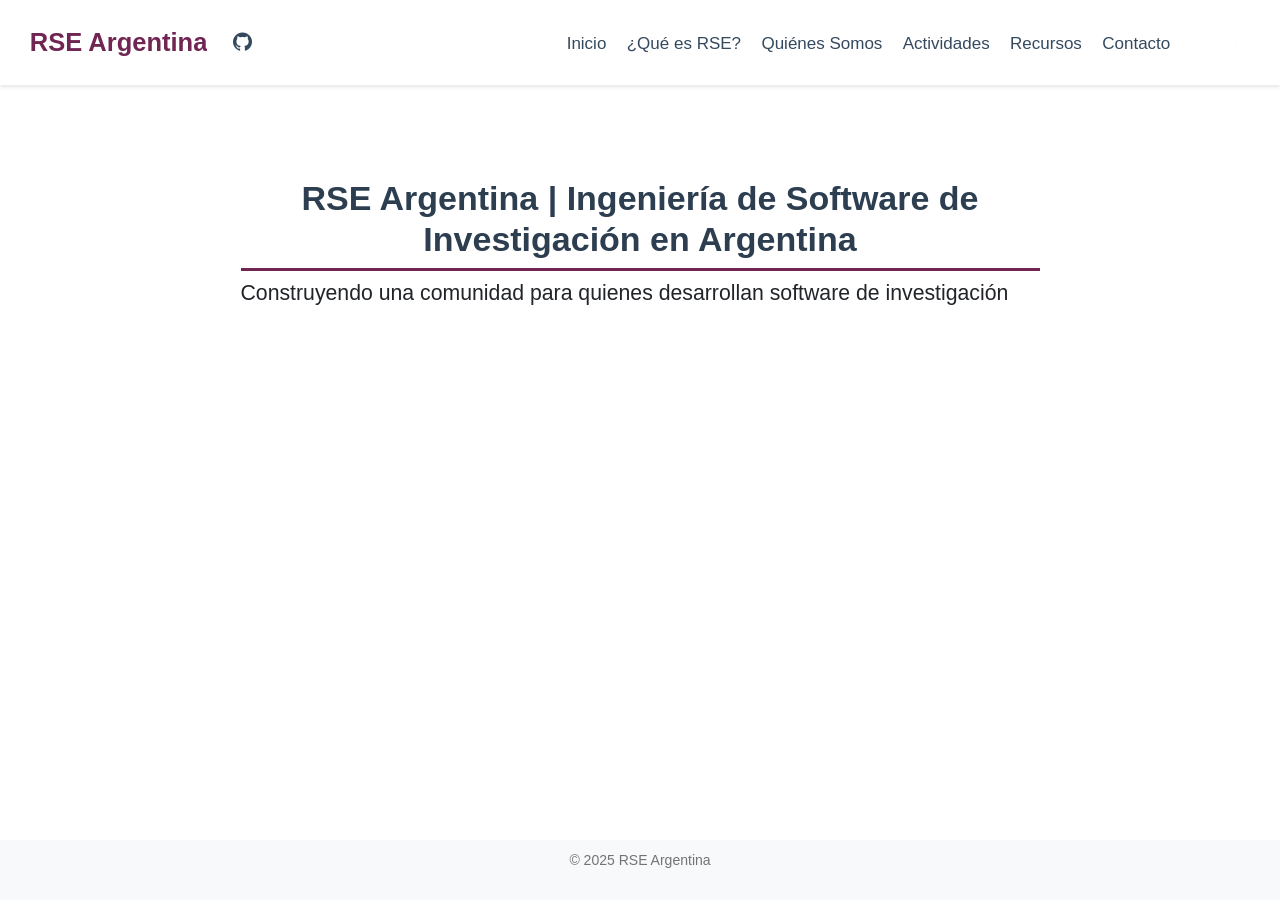
<file: docs/index.html>
<!DOCTYPE html>
<html xmlns="http://www.w3.org/1999/xhtml" lang="es" xml:lang="es"><head>

<meta charset="utf-8">
<meta name="generator" content="quarto-1.6.42">

<meta name="viewport" content="width=device-width, initial-scale=1.0, user-scalable=yes">


<title>RSE Argentina | Ingeniería de Software de Investigación en Argentina – RSE Argentina</title>
<style>
code{white-space: pre-wrap;}
span.smallcaps{font-variant: small-caps;}
div.columns{display: flex; gap: min(4vw, 1.5em);}
div.column{flex: auto; overflow-x: auto;}
div.hanging-indent{margin-left: 1.5em; text-indent: -1.5em;}
ul.task-list{list-style: none;}
ul.task-list li input[type="checkbox"] {
  width: 0.8em;
  margin: 0 0.8em 0.2em -1em; /* quarto-specific, see https://github.com/quarto-dev/quarto-cli/issues/4556 */ 
  vertical-align: middle;
}
</style>


<script src="site_libs/quarto-nav/quarto-nav.js"></script>
<script src="site_libs/quarto-nav/headroom.min.js"></script>
<script src="site_libs/clipboard/clipboard.min.js"></script>
<script src="site_libs/quarto-search/autocomplete.umd.js"></script>
<script src="site_libs/quarto-search/fuse.min.js"></script>
<script src="site_libs/quarto-search/quarto-search.js"></script>
<meta name="quarto:offset" content="./">
<link href="./images/favicon.ico" rel="icon">
<script src="site_libs/quarto-html/quarto.js"></script>
<script src="site_libs/quarto-html/popper.min.js"></script>
<script src="site_libs/quarto-html/tippy.umd.min.js"></script>
<link href="site_libs/quarto-html/tippy.css" rel="stylesheet">
<link href="site_libs/quarto-html/quarto-syntax-highlighting-2f5df379a58b258e96c21c0638c20c03.css" rel="stylesheet" class="quarto-color-scheme" id="quarto-text-highlighting-styles">
<link href="site_libs/quarto-html/quarto-syntax-highlighting-dark-b53751a350365c71b6c909e95f209ed1.css" rel="prefetch" class="quarto-color-scheme quarto-color-alternate" id="quarto-text-highlighting-styles">
<script src="site_libs/bootstrap/bootstrap.min.js"></script>
<link href="site_libs/bootstrap/bootstrap-icons.css" rel="stylesheet">
<link href="site_libs/bootstrap/bootstrap-c1a6113de042c99acd4c21b2efb2f1a7.min.css" rel="stylesheet" append-hash="true" class="quarto-color-scheme" id="quarto-bootstrap" data-mode="light">
<link href="site_libs/bootstrap/bootstrap-dark-d485cac1d836a88a978fc9fc3ccfa380.min.css" rel="prefetch" append-hash="true" class="quarto-color-scheme quarto-color-alternate" id="quarto-bootstrap" data-mode="light">
<script id="quarto-search-options" type="application/json">{
  "location": "navbar",
  "copy-button": false,
  "collapse-after": 3,
  "panel-placement": "end",
  "type": "overlay",
  "limit": 50,
  "keyboard-shortcut": [
    "f",
    "/",
    "s"
  ],
  "show-item-context": false,
  "language": {
    "search-no-results-text": "Sin resultados",
    "search-matching-documents-text": "documentos encontrados",
    "search-copy-link-title": "Copiar el enlace en la búsqueda",
    "search-hide-matches-text": "Ocultar resultados adicionales",
    "search-more-match-text": "resultado adicional en este documento",
    "search-more-matches-text": "resultados adicionales en este documento",
    "search-clear-button-title": "Borrar",
    "search-text-placeholder": "",
    "search-detached-cancel-button-title": "Cancelar",
    "search-submit-button-title": "Enviar",
    "search-label": "Buscar"
  }
}</script>


<link rel="stylesheet" href="styles.css">
</head>

<body class="nav-fixed fullcontent">

<div id="quarto-search-results"></div>
  <header id="quarto-header" class="headroom fixed-top">
    <nav class="navbar navbar-expand-lg " data-bs-theme="dark">
      <div class="navbar-container container-fluid">
      <div class="navbar-brand-container mx-auto">
    <a class="navbar-brand" href="./index.html">
    <span class="navbar-title">RSE Argentina</span>
    </a>
  </div>
            <div id="quarto-search" class="" title="Buscar"></div>
          <button class="navbar-toggler" type="button" data-bs-toggle="collapse" data-bs-target="#navbarCollapse" aria-controls="navbarCollapse" role="menu" aria-expanded="false" aria-label="Navegación de palanca" onclick="if (window.quartoToggleHeadroom) { window.quartoToggleHeadroom(); }">
  <span class="navbar-toggler-icon"></span>
</button>
          <div class="collapse navbar-collapse" id="navbarCollapse">
            <ul class="navbar-nav navbar-nav-scroll me-auto">
  <li class="nav-item compact">
    <a class="nav-link" href="https://github.com/rse-argentina"> <i class="bi bi-github" role="img">
</i> 
<span class="menu-text"></span></a>
  </li>  
</ul>
            <ul class="navbar-nav navbar-nav-scroll ms-auto">
  <li class="nav-item">
    <a class="nav-link active" href="./index.html" aria-current="page"> 
<span class="menu-text">Inicio</span></a>
  </li>  
  <li class="nav-item">
    <a class="nav-link" href="./que-es-rse.html"> 
<span class="menu-text">¿Qué es RSE?</span></a>
  </li>  
  <li class="nav-item">
    <a class="nav-link" href="./quienes-somos.html"> 
<span class="menu-text">Quiénes Somos</span></a>
  </li>  
  <li class="nav-item">
    <a class="nav-link" href="./actividades.html"> 
<span class="menu-text">Actividades</span></a>
  </li>  
  <li class="nav-item">
    <a class="nav-link" href="./recursos.html"> 
<span class="menu-text">Recursos</span></a>
  </li>  
  <li class="nav-item">
    <a class="nav-link" href="./contacto.html"> 
<span class="menu-text">Contacto</span></a>
  </li>  
</ul>
          </div> <!-- /navcollapse -->
            <div class="quarto-navbar-tools">
  <a href="" class="quarto-color-scheme-toggle quarto-navigation-tool  px-1" onclick="window.quartoToggleColorScheme(); return false;" title="Alternar modo oscuro"><i class="bi"></i></a>
</div>
      </div> <!-- /container-fluid -->
    </nav>
</header>
<!-- content -->
<div id="quarto-content" class="quarto-container page-columns page-rows-contents page-layout-article page-navbar">
<!-- sidebar -->
<!-- margin-sidebar -->
    
<!-- main -->
<div class="quarto-about-jolla">
 <header id="title-block-header" class="quarto-title-block default">
<div class="quarto-title">
<h1 class="title">RSE Argentina | Ingeniería de Software de Investigación en Argentina</h1>
<p class="subtitle lead">Construyendo una comunidad para quienes desarrollan software de investigación</p>
</div>
<div class="quarto-title-meta">
  </div>
</header><main class="content" id="quarto-document-content">


</main>  
</div>
 <!-- /main -->
<script id="quarto-html-after-body" type="application/javascript">
window.document.addEventListener("DOMContentLoaded", function (event) {
  const toggleBodyColorMode = (bsSheetEl) => {
    const mode = bsSheetEl.getAttribute("data-mode");
    const bodyEl = window.document.querySelector("body");
    if (mode === "dark") {
      bodyEl.classList.add("quarto-dark");
      bodyEl.classList.remove("quarto-light");
    } else {
      bodyEl.classList.add("quarto-light");
      bodyEl.classList.remove("quarto-dark");
    }
  }
  const toggleBodyColorPrimary = () => {
    const bsSheetEl = window.document.querySelector("link#quarto-bootstrap");
    if (bsSheetEl) {
      toggleBodyColorMode(bsSheetEl);
    }
  }
  toggleBodyColorPrimary();  
  const disableStylesheet = (stylesheets) => {
    for (let i=0; i < stylesheets.length; i++) {
      const stylesheet = stylesheets[i];
      stylesheet.rel = 'prefetch';
    }
  }
  const enableStylesheet = (stylesheets) => {
    for (let i=0; i < stylesheets.length; i++) {
      const stylesheet = stylesheets[i];
      stylesheet.rel = 'stylesheet';
    }
  }
  const manageTransitions = (selector, allowTransitions) => {
    const els = window.document.querySelectorAll(selector);
    for (let i=0; i < els.length; i++) {
      const el = els[i];
      if (allowTransitions) {
        el.classList.remove('notransition');
      } else {
        el.classList.add('notransition');
      }
    }
  }
  const toggleGiscusIfUsed = (isAlternate, darkModeDefault) => {
    const baseTheme = document.querySelector('#giscus-base-theme')?.value ?? 'light';
    const alternateTheme = document.querySelector('#giscus-alt-theme')?.value ?? 'dark';
    let newTheme = '';
    if(darkModeDefault) {
      newTheme = isAlternate ? baseTheme : alternateTheme;
    } else {
      newTheme = isAlternate ? alternateTheme : baseTheme;
    }
    const changeGiscusTheme = () => {
      // From: https://github.com/giscus/giscus/issues/336
      const sendMessage = (message) => {
        const iframe = document.querySelector('iframe.giscus-frame');
        if (!iframe) return;
        iframe.contentWindow.postMessage({ giscus: message }, 'https://giscus.app');
      }
      sendMessage({
        setConfig: {
          theme: newTheme
        }
      });
    }
    const isGiscussLoaded = window.document.querySelector('iframe.giscus-frame') !== null;
    if (isGiscussLoaded) {
      changeGiscusTheme();
    }
  }
  const toggleColorMode = (alternate) => {
    // Switch the stylesheets
    const alternateStylesheets = window.document.querySelectorAll('link.quarto-color-scheme.quarto-color-alternate');
    manageTransitions('#quarto-margin-sidebar .nav-link', false);
    if (alternate) {
      enableStylesheet(alternateStylesheets);
      for (const sheetNode of alternateStylesheets) {
        if (sheetNode.id === "quarto-bootstrap") {
          toggleBodyColorMode(sheetNode);
        }
      }
    } else {
      disableStylesheet(alternateStylesheets);
      toggleBodyColorPrimary();
    }
    manageTransitions('#quarto-margin-sidebar .nav-link', true);
    // Switch the toggles
    const toggles = window.document.querySelectorAll('.quarto-color-scheme-toggle');
    for (let i=0; i < toggles.length; i++) {
      const toggle = toggles[i];
      if (toggle) {
        if (alternate) {
          toggle.classList.add("alternate");     
        } else {
          toggle.classList.remove("alternate");
        }
      }
    }
    // Hack to workaround the fact that safari doesn't
    // properly recolor the scrollbar when toggling (#1455)
    if (navigator.userAgent.indexOf('Safari') > 0 && navigator.userAgent.indexOf('Chrome') == -1) {
      manageTransitions("body", false);
      window.scrollTo(0, 1);
      setTimeout(() => {
        window.scrollTo(0, 0);
        manageTransitions("body", true);
      }, 40);  
    }
  }
  const isFileUrl = () => { 
    return window.location.protocol === 'file:';
  }
  const hasAlternateSentinel = () => {  
    let styleSentinel = getColorSchemeSentinel();
    if (styleSentinel !== null) {
      return styleSentinel === "alternate";
    } else {
      return false;
    }
  }
  const setStyleSentinel = (alternate) => {
    const value = alternate ? "alternate" : "default";
    if (!isFileUrl()) {
      window.localStorage.setItem("quarto-color-scheme", value);
    } else {
      localAlternateSentinel = value;
    }
  }
  const getColorSchemeSentinel = () => {
    if (!isFileUrl()) {
      const storageValue = window.localStorage.getItem("quarto-color-scheme");
      return storageValue != null ? storageValue : localAlternateSentinel;
    } else {
      return localAlternateSentinel;
    }
  }
  const darkModeDefault = false;
  let localAlternateSentinel = darkModeDefault ? 'alternate' : 'default';
  // Dark / light mode switch
  window.quartoToggleColorScheme = () => {
    // Read the current dark / light value 
    let toAlternate = !hasAlternateSentinel();
    toggleColorMode(toAlternate);
    setStyleSentinel(toAlternate);
    toggleGiscusIfUsed(toAlternate, darkModeDefault);
  };
  // Ensure there is a toggle, if there isn't float one in the top right
  if (window.document.querySelector('.quarto-color-scheme-toggle') === null) {
    const a = window.document.createElement('a');
    a.classList.add('top-right');
    a.classList.add('quarto-color-scheme-toggle');
    a.href = "";
    a.onclick = function() { try { window.quartoToggleColorScheme(); } catch {} return false; };
    const i = window.document.createElement("i");
    i.classList.add('bi');
    a.appendChild(i);
    window.document.body.appendChild(a);
  }
  // Switch to dark mode if need be
  if (hasAlternateSentinel()) {
    toggleColorMode(true);
  } else {
    toggleColorMode(false);
  }
  const isCodeAnnotation = (el) => {
    for (const clz of el.classList) {
      if (clz.startsWith('code-annotation-')) {                     
        return true;
      }
    }
    return false;
  }
  const onCopySuccess = function(e) {
    // button target
    const button = e.trigger;
    // don't keep focus
    button.blur();
    // flash "checked"
    button.classList.add('code-copy-button-checked');
    var currentTitle = button.getAttribute("title");
    button.setAttribute("title", "Copiado");
    let tooltip;
    if (window.bootstrap) {
      button.setAttribute("data-bs-toggle", "tooltip");
      button.setAttribute("data-bs-placement", "left");
      button.setAttribute("data-bs-title", "Copiado");
      tooltip = new bootstrap.Tooltip(button, 
        { trigger: "manual", 
          customClass: "code-copy-button-tooltip",
          offset: [0, -8]});
      tooltip.show();    
    }
    setTimeout(function() {
      if (tooltip) {
        tooltip.hide();
        button.removeAttribute("data-bs-title");
        button.removeAttribute("data-bs-toggle");
        button.removeAttribute("data-bs-placement");
      }
      button.setAttribute("title", currentTitle);
      button.classList.remove('code-copy-button-checked');
    }, 1000);
    // clear code selection
    e.clearSelection();
  }
  const getTextToCopy = function(trigger) {
      const codeEl = trigger.previousElementSibling.cloneNode(true);
      for (const childEl of codeEl.children) {
        if (isCodeAnnotation(childEl)) {
          childEl.remove();
        }
      }
      return codeEl.innerText;
  }
  const clipboard = new window.ClipboardJS('.code-copy-button:not([data-in-quarto-modal])', {
    text: getTextToCopy
  });
  clipboard.on('success', onCopySuccess);
  if (window.document.getElementById('quarto-embedded-source-code-modal')) {
    const clipboardModal = new window.ClipboardJS('.code-copy-button[data-in-quarto-modal]', {
      text: getTextToCopy,
      container: window.document.getElementById('quarto-embedded-source-code-modal')
    });
    clipboardModal.on('success', onCopySuccess);
  }
    var localhostRegex = new RegExp(/^(?:http|https):\/\/localhost\:?[0-9]*\//);
    var mailtoRegex = new RegExp(/^mailto:/);
      var filterRegex = new RegExp('/' + window.location.host + '/');
    var isInternal = (href) => {
        return filterRegex.test(href) || localhostRegex.test(href) || mailtoRegex.test(href);
    }
    // Inspect non-navigation links and adorn them if external
 	var links = window.document.querySelectorAll('a[href]:not(.nav-link):not(.navbar-brand):not(.toc-action):not(.sidebar-link):not(.sidebar-item-toggle):not(.pagination-link):not(.no-external):not([aria-hidden]):not(.dropdown-item):not(.quarto-navigation-tool):not(.about-link)');
    for (var i=0; i<links.length; i++) {
      const link = links[i];
      if (!isInternal(link.href)) {
        // undo the damage that might have been done by quarto-nav.js in the case of
        // links that we want to consider external
        if (link.dataset.originalHref !== undefined) {
          link.href = link.dataset.originalHref;
        }
      }
    }
  function tippyHover(el, contentFn, onTriggerFn, onUntriggerFn) {
    const config = {
      allowHTML: true,
      maxWidth: 500,
      delay: 100,
      arrow: false,
      appendTo: function(el) {
          return el.parentElement;
      },
      interactive: true,
      interactiveBorder: 10,
      theme: 'quarto',
      placement: 'bottom-start',
    };
    if (contentFn) {
      config.content = contentFn;
    }
    if (onTriggerFn) {
      config.onTrigger = onTriggerFn;
    }
    if (onUntriggerFn) {
      config.onUntrigger = onUntriggerFn;
    }
    window.tippy(el, config); 
  }
  const noterefs = window.document.querySelectorAll('a[role="doc-noteref"]');
  for (var i=0; i<noterefs.length; i++) {
    const ref = noterefs[i];
    tippyHover(ref, function() {
      // use id or data attribute instead here
      let href = ref.getAttribute('data-footnote-href') || ref.getAttribute('href');
      try { href = new URL(href).hash; } catch {}
      const id = href.replace(/^#\/?/, "");
      const note = window.document.getElementById(id);
      if (note) {
        return note.innerHTML;
      } else {
        return "";
      }
    });
  }
  const xrefs = window.document.querySelectorAll('a.quarto-xref');
  const processXRef = (id, note) => {
    // Strip column container classes
    const stripColumnClz = (el) => {
      el.classList.remove("page-full", "page-columns");
      if (el.children) {
        for (const child of el.children) {
          stripColumnClz(child);
        }
      }
    }
    stripColumnClz(note)
    if (id === null || id.startsWith('sec-')) {
      // Special case sections, only their first couple elements
      const container = document.createElement("div");
      if (note.children && note.children.length > 2) {
        container.appendChild(note.children[0].cloneNode(true));
        for (let i = 1; i < note.children.length; i++) {
          const child = note.children[i];
          if (child.tagName === "P" && child.innerText === "") {
            continue;
          } else {
            container.appendChild(child.cloneNode(true));
            break;
          }
        }
        if (window.Quarto?.typesetMath) {
          window.Quarto.typesetMath(container);
        }
        return container.innerHTML
      } else {
        if (window.Quarto?.typesetMath) {
          window.Quarto.typesetMath(note);
        }
        return note.innerHTML;
      }
    } else {
      // Remove any anchor links if they are present
      const anchorLink = note.querySelector('a.anchorjs-link');
      if (anchorLink) {
        anchorLink.remove();
      }
      if (window.Quarto?.typesetMath) {
        window.Quarto.typesetMath(note);
      }
      if (note.classList.contains("callout")) {
        return note.outerHTML;
      } else {
        return note.innerHTML;
      }
    }
  }
  for (var i=0; i<xrefs.length; i++) {
    const xref = xrefs[i];
    tippyHover(xref, undefined, function(instance) {
      instance.disable();
      let url = xref.getAttribute('href');
      let hash = undefined; 
      if (url.startsWith('#')) {
        hash = url;
      } else {
        try { hash = new URL(url).hash; } catch {}
      }
      if (hash) {
        const id = hash.replace(/^#\/?/, "");
        const note = window.document.getElementById(id);
        if (note !== null) {
          try {
            const html = processXRef(id, note.cloneNode(true));
            instance.setContent(html);
          } finally {
            instance.enable();
            instance.show();
          }
        } else {
          // See if we can fetch this
          fetch(url.split('#')[0])
          .then(res => res.text())
          .then(html => {
            const parser = new DOMParser();
            const htmlDoc = parser.parseFromString(html, "text/html");
            const note = htmlDoc.getElementById(id);
            if (note !== null) {
              const html = processXRef(id, note);
              instance.setContent(html);
            } 
          }).finally(() => {
            instance.enable();
            instance.show();
          });
        }
      } else {
        // See if we can fetch a full url (with no hash to target)
        // This is a special case and we should probably do some content thinning / targeting
        fetch(url)
        .then(res => res.text())
        .then(html => {
          const parser = new DOMParser();
          const htmlDoc = parser.parseFromString(html, "text/html");
          const note = htmlDoc.querySelector('main.content');
          if (note !== null) {
            // This should only happen for chapter cross references
            // (since there is no id in the URL)
            // remove the first header
            if (note.children.length > 0 && note.children[0].tagName === "HEADER") {
              note.children[0].remove();
            }
            const html = processXRef(null, note);
            instance.setContent(html);
          } 
        }).finally(() => {
          instance.enable();
          instance.show();
        });
      }
    }, function(instance) {
    });
  }
      let selectedAnnoteEl;
      const selectorForAnnotation = ( cell, annotation) => {
        let cellAttr = 'data-code-cell="' + cell + '"';
        let lineAttr = 'data-code-annotation="' +  annotation + '"';
        const selector = 'span[' + cellAttr + '][' + lineAttr + ']';
        return selector;
      }
      const selectCodeLines = (annoteEl) => {
        const doc = window.document;
        const targetCell = annoteEl.getAttribute("data-target-cell");
        const targetAnnotation = annoteEl.getAttribute("data-target-annotation");
        const annoteSpan = window.document.querySelector(selectorForAnnotation(targetCell, targetAnnotation));
        const lines = annoteSpan.getAttribute("data-code-lines").split(",");
        const lineIds = lines.map((line) => {
          return targetCell + "-" + line;
        })
        let top = null;
        let height = null;
        let parent = null;
        if (lineIds.length > 0) {
            //compute the position of the single el (top and bottom and make a div)
            const el = window.document.getElementById(lineIds[0]);
            top = el.offsetTop;
            height = el.offsetHeight;
            parent = el.parentElement.parentElement;
          if (lineIds.length > 1) {
            const lastEl = window.document.getElementById(lineIds[lineIds.length - 1]);
            const bottom = lastEl.offsetTop + lastEl.offsetHeight;
            height = bottom - top;
          }
          if (top !== null && height !== null && parent !== null) {
            // cook up a div (if necessary) and position it 
            let div = window.document.getElementById("code-annotation-line-highlight");
            if (div === null) {
              div = window.document.createElement("div");
              div.setAttribute("id", "code-annotation-line-highlight");
              div.style.position = 'absolute';
              parent.appendChild(div);
            }
            div.style.top = top - 2 + "px";
            div.style.height = height + 4 + "px";
            div.style.left = 0;
            let gutterDiv = window.document.getElementById("code-annotation-line-highlight-gutter");
            if (gutterDiv === null) {
              gutterDiv = window.document.createElement("div");
              gutterDiv.setAttribute("id", "code-annotation-line-highlight-gutter");
              gutterDiv.style.position = 'absolute';
              const codeCell = window.document.getElementById(targetCell);
              const gutter = codeCell.querySelector('.code-annotation-gutter');
              gutter.appendChild(gutterDiv);
            }
            gutterDiv.style.top = top - 2 + "px";
            gutterDiv.style.height = height + 4 + "px";
          }
          selectedAnnoteEl = annoteEl;
        }
      };
      const unselectCodeLines = () => {
        const elementsIds = ["code-annotation-line-highlight", "code-annotation-line-highlight-gutter"];
        elementsIds.forEach((elId) => {
          const div = window.document.getElementById(elId);
          if (div) {
            div.remove();
          }
        });
        selectedAnnoteEl = undefined;
      };
        // Handle positioning of the toggle
    window.addEventListener(
      "resize",
      throttle(() => {
        elRect = undefined;
        if (selectedAnnoteEl) {
          selectCodeLines(selectedAnnoteEl);
        }
      }, 10)
    );
    function throttle(fn, ms) {
    let throttle = false;
    let timer;
      return (...args) => {
        if(!throttle) { // first call gets through
            fn.apply(this, args);
            throttle = true;
        } else { // all the others get throttled
            if(timer) clearTimeout(timer); // cancel #2
            timer = setTimeout(() => {
              fn.apply(this, args);
              timer = throttle = false;
            }, ms);
        }
      };
    }
      // Attach click handler to the DT
      const annoteDls = window.document.querySelectorAll('dt[data-target-cell]');
      for (const annoteDlNode of annoteDls) {
        annoteDlNode.addEventListener('click', (event) => {
          const clickedEl = event.target;
          if (clickedEl !== selectedAnnoteEl) {
            unselectCodeLines();
            const activeEl = window.document.querySelector('dt[data-target-cell].code-annotation-active');
            if (activeEl) {
              activeEl.classList.remove('code-annotation-active');
            }
            selectCodeLines(clickedEl);
            clickedEl.classList.add('code-annotation-active');
          } else {
            // Unselect the line
            unselectCodeLines();
            clickedEl.classList.remove('code-annotation-active');
          }
        });
      }
  const findCites = (el) => {
    const parentEl = el.parentElement;
    if (parentEl) {
      const cites = parentEl.dataset.cites;
      if (cites) {
        return {
          el,
          cites: cites.split(' ')
        };
      } else {
        return findCites(el.parentElement)
      }
    } else {
      return undefined;
    }
  };
  var bibliorefs = window.document.querySelectorAll('a[role="doc-biblioref"]');
  for (var i=0; i<bibliorefs.length; i++) {
    const ref = bibliorefs[i];
    const citeInfo = findCites(ref);
    if (citeInfo) {
      tippyHover(citeInfo.el, function() {
        var popup = window.document.createElement('div');
        citeInfo.cites.forEach(function(cite) {
          var citeDiv = window.document.createElement('div');
          citeDiv.classList.add('hanging-indent');
          citeDiv.classList.add('csl-entry');
          var biblioDiv = window.document.getElementById('ref-' + cite);
          if (biblioDiv) {
            citeDiv.innerHTML = biblioDiv.innerHTML;
          }
          popup.appendChild(citeDiv);
        });
        return popup.innerHTML;
      });
    }
  }
});
</script>
</div> <!-- /content -->
<footer class="footer">
  <div class="nav-footer">
    <div class="nav-footer-left">
      &nbsp;
    </div>   
    <div class="nav-footer-center">
<p>© 2025 RSE Argentina</p>
</div>
    <div class="nav-footer-right">
      &nbsp;
    </div>
  </div>
</footer>




</body></html>
</file>
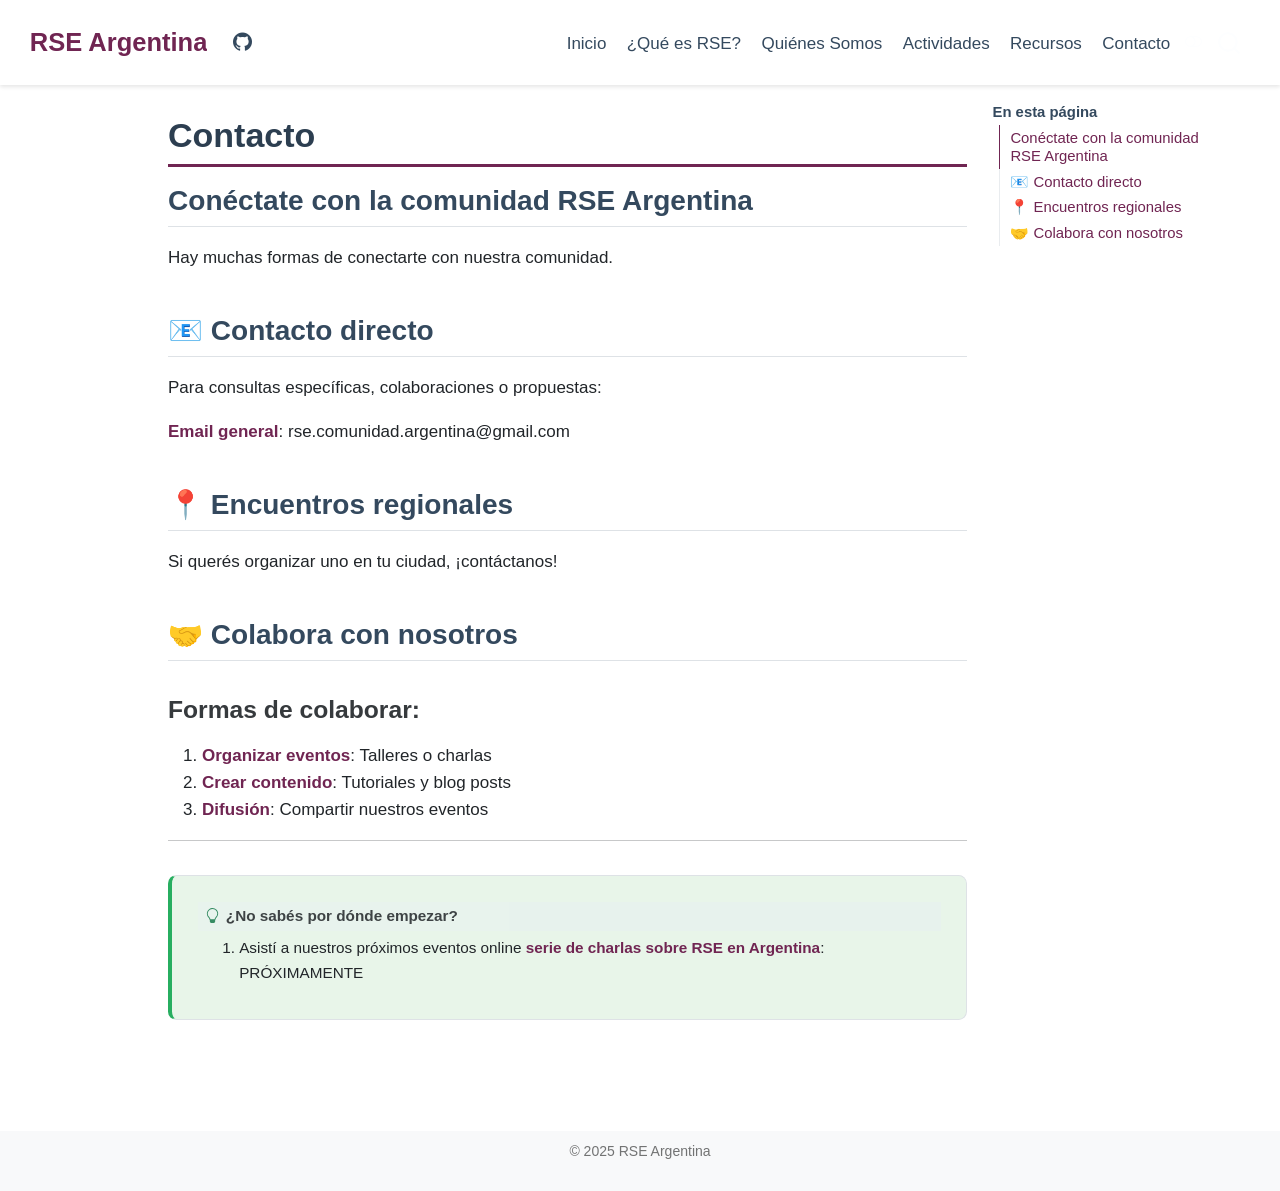
<file: docs/contacto.html>
<!DOCTYPE html>
<html xmlns="http://www.w3.org/1999/xhtml" lang="es" xml:lang="es"><head>

<meta charset="utf-8">
<meta name="generator" content="quarto-1.6.42">

<meta name="viewport" content="width=device-width, initial-scale=1.0, user-scalable=yes">


<title>Contacto – RSE Argentina</title>
<style>
code{white-space: pre-wrap;}
span.smallcaps{font-variant: small-caps;}
div.columns{display: flex; gap: min(4vw, 1.5em);}
div.column{flex: auto; overflow-x: auto;}
div.hanging-indent{margin-left: 1.5em; text-indent: -1.5em;}
ul.task-list{list-style: none;}
ul.task-list li input[type="checkbox"] {
  width: 0.8em;
  margin: 0 0.8em 0.2em -1em; /* quarto-specific, see https://github.com/quarto-dev/quarto-cli/issues/4556 */ 
  vertical-align: middle;
}
</style>


<script src="site_libs/quarto-nav/quarto-nav.js"></script>
<script src="site_libs/quarto-nav/headroom.min.js"></script>
<script src="site_libs/clipboard/clipboard.min.js"></script>
<script src="site_libs/quarto-search/autocomplete.umd.js"></script>
<script src="site_libs/quarto-search/fuse.min.js"></script>
<script src="site_libs/quarto-search/quarto-search.js"></script>
<meta name="quarto:offset" content="./">
<link href="./images/favicon.ico" rel="icon">
<script src="site_libs/quarto-html/quarto.js"></script>
<script src="site_libs/quarto-html/popper.min.js"></script>
<script src="site_libs/quarto-html/tippy.umd.min.js"></script>
<script src="site_libs/quarto-html/anchor.min.js"></script>
<link href="site_libs/quarto-html/tippy.css" rel="stylesheet">
<link href="site_libs/quarto-html/quarto-syntax-highlighting-2f5df379a58b258e96c21c0638c20c03.css" rel="stylesheet" class="quarto-color-scheme" id="quarto-text-highlighting-styles">
<link href="site_libs/quarto-html/quarto-syntax-highlighting-dark-b53751a350365c71b6c909e95f209ed1.css" rel="prefetch" class="quarto-color-scheme quarto-color-alternate" id="quarto-text-highlighting-styles">
<script src="site_libs/bootstrap/bootstrap.min.js"></script>
<link href="site_libs/bootstrap/bootstrap-icons.css" rel="stylesheet">
<link href="site_libs/bootstrap/bootstrap-c1a6113de042c99acd4c21b2efb2f1a7.min.css" rel="stylesheet" append-hash="true" class="quarto-color-scheme" id="quarto-bootstrap" data-mode="light">
<link href="site_libs/bootstrap/bootstrap-dark-d485cac1d836a88a978fc9fc3ccfa380.min.css" rel="prefetch" append-hash="true" class="quarto-color-scheme quarto-color-alternate" id="quarto-bootstrap" data-mode="light">
<script id="quarto-search-options" type="application/json">{
  "location": "navbar",
  "copy-button": false,
  "collapse-after": 3,
  "panel-placement": "end",
  "type": "overlay",
  "limit": 50,
  "keyboard-shortcut": [
    "f",
    "/",
    "s"
  ],
  "show-item-context": false,
  "language": {
    "search-no-results-text": "Sin resultados",
    "search-matching-documents-text": "documentos encontrados",
    "search-copy-link-title": "Copiar el enlace en la búsqueda",
    "search-hide-matches-text": "Ocultar resultados adicionales",
    "search-more-match-text": "resultado adicional en este documento",
    "search-more-matches-text": "resultados adicionales en este documento",
    "search-clear-button-title": "Borrar",
    "search-text-placeholder": "",
    "search-detached-cancel-button-title": "Cancelar",
    "search-submit-button-title": "Enviar",
    "search-label": "Buscar"
  }
}</script>


<link rel="stylesheet" href="styles.css">
</head>

<body class="nav-fixed">

<div id="quarto-search-results"></div>
  <header id="quarto-header" class="headroom fixed-top">
    <nav class="navbar navbar-expand-lg " data-bs-theme="dark">
      <div class="navbar-container container-fluid">
      <div class="navbar-brand-container mx-auto">
    <a class="navbar-brand" href="./index.html">
    <span class="navbar-title">RSE Argentina</span>
    </a>
  </div>
            <div id="quarto-search" class="" title="Buscar"></div>
          <button class="navbar-toggler" type="button" data-bs-toggle="collapse" data-bs-target="#navbarCollapse" aria-controls="navbarCollapse" role="menu" aria-expanded="false" aria-label="Navegación de palanca" onclick="if (window.quartoToggleHeadroom) { window.quartoToggleHeadroom(); }">
  <span class="navbar-toggler-icon"></span>
</button>
          <div class="collapse navbar-collapse" id="navbarCollapse">
            <ul class="navbar-nav navbar-nav-scroll me-auto">
  <li class="nav-item compact">
    <a class="nav-link" href="https://github.com/rse-argentina"> <i class="bi bi-github" role="img">
</i> 
<span class="menu-text"></span></a>
  </li>  
</ul>
            <ul class="navbar-nav navbar-nav-scroll ms-auto">
  <li class="nav-item">
    <a class="nav-link" href="./index.html"> 
<span class="menu-text">Inicio</span></a>
  </li>  
  <li class="nav-item">
    <a class="nav-link" href="./que-es-rse.html"> 
<span class="menu-text">¿Qué es RSE?</span></a>
  </li>  
  <li class="nav-item">
    <a class="nav-link" href="./quienes-somos.html"> 
<span class="menu-text">Quiénes Somos</span></a>
  </li>  
  <li class="nav-item">
    <a class="nav-link" href="./actividades.html"> 
<span class="menu-text">Actividades</span></a>
  </li>  
  <li class="nav-item">
    <a class="nav-link" href="./recursos.html"> 
<span class="menu-text">Recursos</span></a>
  </li>  
  <li class="nav-item">
    <a class="nav-link active" href="./contacto.html" aria-current="page"> 
<span class="menu-text">Contacto</span></a>
  </li>  
</ul>
          </div> <!-- /navcollapse -->
            <div class="quarto-navbar-tools">
  <a href="" class="quarto-color-scheme-toggle quarto-navigation-tool  px-1" onclick="window.quartoToggleColorScheme(); return false;" title="Alternar modo oscuro"><i class="bi"></i></a>
</div>
      </div> <!-- /container-fluid -->
    </nav>
</header>
<!-- content -->
<div id="quarto-content" class="quarto-container page-columns page-rows-contents page-layout-article page-navbar">
<!-- sidebar -->
<!-- margin-sidebar -->
    <div id="quarto-margin-sidebar" class="sidebar margin-sidebar">
        <nav id="TOC" role="doc-toc" class="toc-active">
    <h2 id="toc-title">En esta página</h2>
   
  <ul>
  <li><a href="#conéctate-con-la-comunidad-rse-argentina" id="toc-conéctate-con-la-comunidad-rse-argentina" class="nav-link active" data-scroll-target="#conéctate-con-la-comunidad-rse-argentina">Conéctate con la comunidad RSE Argentina</a></li>
  <li><a href="#contacto-directo" id="toc-contacto-directo" class="nav-link" data-scroll-target="#contacto-directo">📧 Contacto directo</a></li>
  <li><a href="#encuentros-regionales" id="toc-encuentros-regionales" class="nav-link" data-scroll-target="#encuentros-regionales">📍 Encuentros regionales</a></li>
  <li><a href="#colabora-con-nosotros" id="toc-colabora-con-nosotros" class="nav-link" data-scroll-target="#colabora-con-nosotros">🤝 Colabora con nosotros</a>
  <ul class="collapse">
  <li><a href="#formas-de-colaborar" id="toc-formas-de-colaborar" class="nav-link" data-scroll-target="#formas-de-colaborar">Formas de colaborar:</a></li>
  </ul></li>
  </ul>
</nav>
    </div>
<!-- main -->
<main class="content" id="quarto-document-content">

<header id="title-block-header" class="quarto-title-block default">
<div class="quarto-title">
<h1 class="title">Contacto</h1>
</div>



<div class="quarto-title-meta">

    
  
    
  </div>
  


</header>


<section id="conéctate-con-la-comunidad-rse-argentina" class="level2">
<h2 class="anchored" data-anchor-id="conéctate-con-la-comunidad-rse-argentina">Conéctate con la comunidad RSE Argentina</h2>
<p>Hay muchas formas de conectarte con nuestra comunidad.</p>
</section>
<section id="contacto-directo" class="level2">
<h2 class="anchored" data-anchor-id="contacto-directo">📧 Contacto directo</h2>
<p>Para consultas específicas, colaboraciones o propuestas:</p>
<p><strong>Email general</strong>: rse.comunidad.argentina@gmail.com</p>
</section>
<section id="encuentros-regionales" class="level2">
<h2 class="anchored" data-anchor-id="encuentros-regionales">📍 Encuentros regionales</h2>
<p>Si querés organizar uno en tu ciudad, ¡contáctanos!</p>
</section>
<section id="colabora-con-nosotros" class="level2">
<h2 class="anchored" data-anchor-id="colabora-con-nosotros">🤝 Colabora con nosotros</h2>
<section id="formas-de-colaborar" class="level3">
<h3 class="anchored" data-anchor-id="formas-de-colaborar">Formas de colaborar:</h3>
<ol type="1">
<li><strong>Organizar eventos</strong>: Talleres o charlas</li>
<li><strong>Crear contenido</strong>: Tutoriales y blog posts</li>
<li><strong>Difusión</strong>: Compartir nuestros eventos</li>
</ol>
<hr>
<div class="callout callout-style-default callout-tip callout-titled">
<div class="callout-header d-flex align-content-center">
<div class="callout-icon-container">
<i class="callout-icon"></i>
</div>
<div class="callout-title-container flex-fill">
¿No sabés por dónde empezar?
</div>
</div>
<div class="callout-body-container callout-body">
<!-- 1. Únete a la [lista de correo](#lista-de-correo) -->
<!-- 2. Preséntate en el canal #presentaciones de Slack -->
<ol type="1">
<li>Asistí a nuestros próximos eventos online <strong>serie de charlas sobre RSE en Argentina</strong>: PRÓXIMAMENTE <!-- 2. ¡Seguínos en redes! --></li>
</ol>
</div>
</div>


</section>
</section>

</main> <!-- /main -->
<script id="quarto-html-after-body" type="application/javascript">
window.document.addEventListener("DOMContentLoaded", function (event) {
  const toggleBodyColorMode = (bsSheetEl) => {
    const mode = bsSheetEl.getAttribute("data-mode");
    const bodyEl = window.document.querySelector("body");
    if (mode === "dark") {
      bodyEl.classList.add("quarto-dark");
      bodyEl.classList.remove("quarto-light");
    } else {
      bodyEl.classList.add("quarto-light");
      bodyEl.classList.remove("quarto-dark");
    }
  }
  const toggleBodyColorPrimary = () => {
    const bsSheetEl = window.document.querySelector("link#quarto-bootstrap");
    if (bsSheetEl) {
      toggleBodyColorMode(bsSheetEl);
    }
  }
  toggleBodyColorPrimary();  
  const disableStylesheet = (stylesheets) => {
    for (let i=0; i < stylesheets.length; i++) {
      const stylesheet = stylesheets[i];
      stylesheet.rel = 'prefetch';
    }
  }
  const enableStylesheet = (stylesheets) => {
    for (let i=0; i < stylesheets.length; i++) {
      const stylesheet = stylesheets[i];
      stylesheet.rel = 'stylesheet';
    }
  }
  const manageTransitions = (selector, allowTransitions) => {
    const els = window.document.querySelectorAll(selector);
    for (let i=0; i < els.length; i++) {
      const el = els[i];
      if (allowTransitions) {
        el.classList.remove('notransition');
      } else {
        el.classList.add('notransition');
      }
    }
  }
  const toggleGiscusIfUsed = (isAlternate, darkModeDefault) => {
    const baseTheme = document.querySelector('#giscus-base-theme')?.value ?? 'light';
    const alternateTheme = document.querySelector('#giscus-alt-theme')?.value ?? 'dark';
    let newTheme = '';
    if(darkModeDefault) {
      newTheme = isAlternate ? baseTheme : alternateTheme;
    } else {
      newTheme = isAlternate ? alternateTheme : baseTheme;
    }
    const changeGiscusTheme = () => {
      // From: https://github.com/giscus/giscus/issues/336
      const sendMessage = (message) => {
        const iframe = document.querySelector('iframe.giscus-frame');
        if (!iframe) return;
        iframe.contentWindow.postMessage({ giscus: message }, 'https://giscus.app');
      }
      sendMessage({
        setConfig: {
          theme: newTheme
        }
      });
    }
    const isGiscussLoaded = window.document.querySelector('iframe.giscus-frame') !== null;
    if (isGiscussLoaded) {
      changeGiscusTheme();
    }
  }
  const toggleColorMode = (alternate) => {
    // Switch the stylesheets
    const alternateStylesheets = window.document.querySelectorAll('link.quarto-color-scheme.quarto-color-alternate');
    manageTransitions('#quarto-margin-sidebar .nav-link', false);
    if (alternate) {
      enableStylesheet(alternateStylesheets);
      for (const sheetNode of alternateStylesheets) {
        if (sheetNode.id === "quarto-bootstrap") {
          toggleBodyColorMode(sheetNode);
        }
      }
    } else {
      disableStylesheet(alternateStylesheets);
      toggleBodyColorPrimary();
    }
    manageTransitions('#quarto-margin-sidebar .nav-link', true);
    // Switch the toggles
    const toggles = window.document.querySelectorAll('.quarto-color-scheme-toggle');
    for (let i=0; i < toggles.length; i++) {
      const toggle = toggles[i];
      if (toggle) {
        if (alternate) {
          toggle.classList.add("alternate");     
        } else {
          toggle.classList.remove("alternate");
        }
      }
    }
    // Hack to workaround the fact that safari doesn't
    // properly recolor the scrollbar when toggling (#1455)
    if (navigator.userAgent.indexOf('Safari') > 0 && navigator.userAgent.indexOf('Chrome') == -1) {
      manageTransitions("body", false);
      window.scrollTo(0, 1);
      setTimeout(() => {
        window.scrollTo(0, 0);
        manageTransitions("body", true);
      }, 40);  
    }
  }
  const isFileUrl = () => { 
    return window.location.protocol === 'file:';
  }
  const hasAlternateSentinel = () => {  
    let styleSentinel = getColorSchemeSentinel();
    if (styleSentinel !== null) {
      return styleSentinel === "alternate";
    } else {
      return false;
    }
  }
  const setStyleSentinel = (alternate) => {
    const value = alternate ? "alternate" : "default";
    if (!isFileUrl()) {
      window.localStorage.setItem("quarto-color-scheme", value);
    } else {
      localAlternateSentinel = value;
    }
  }
  const getColorSchemeSentinel = () => {
    if (!isFileUrl()) {
      const storageValue = window.localStorage.getItem("quarto-color-scheme");
      return storageValue != null ? storageValue : localAlternateSentinel;
    } else {
      return localAlternateSentinel;
    }
  }
  const darkModeDefault = false;
  let localAlternateSentinel = darkModeDefault ? 'alternate' : 'default';
  // Dark / light mode switch
  window.quartoToggleColorScheme = () => {
    // Read the current dark / light value 
    let toAlternate = !hasAlternateSentinel();
    toggleColorMode(toAlternate);
    setStyleSentinel(toAlternate);
    toggleGiscusIfUsed(toAlternate, darkModeDefault);
  };
  // Ensure there is a toggle, if there isn't float one in the top right
  if (window.document.querySelector('.quarto-color-scheme-toggle') === null) {
    const a = window.document.createElement('a');
    a.classList.add('top-right');
    a.classList.add('quarto-color-scheme-toggle');
    a.href = "";
    a.onclick = function() { try { window.quartoToggleColorScheme(); } catch {} return false; };
    const i = window.document.createElement("i");
    i.classList.add('bi');
    a.appendChild(i);
    window.document.body.appendChild(a);
  }
  // Switch to dark mode if need be
  if (hasAlternateSentinel()) {
    toggleColorMode(true);
  } else {
    toggleColorMode(false);
  }
  const icon = "";
  const anchorJS = new window.AnchorJS();
  anchorJS.options = {
    placement: 'right',
    icon: icon
  };
  anchorJS.add('.anchored');
  const isCodeAnnotation = (el) => {
    for (const clz of el.classList) {
      if (clz.startsWith('code-annotation-')) {                     
        return true;
      }
    }
    return false;
  }
  const onCopySuccess = function(e) {
    // button target
    const button = e.trigger;
    // don't keep focus
    button.blur();
    // flash "checked"
    button.classList.add('code-copy-button-checked');
    var currentTitle = button.getAttribute("title");
    button.setAttribute("title", "Copiado");
    let tooltip;
    if (window.bootstrap) {
      button.setAttribute("data-bs-toggle", "tooltip");
      button.setAttribute("data-bs-placement", "left");
      button.setAttribute("data-bs-title", "Copiado");
      tooltip = new bootstrap.Tooltip(button, 
        { trigger: "manual", 
          customClass: "code-copy-button-tooltip",
          offset: [0, -8]});
      tooltip.show();    
    }
    setTimeout(function() {
      if (tooltip) {
        tooltip.hide();
        button.removeAttribute("data-bs-title");
        button.removeAttribute("data-bs-toggle");
        button.removeAttribute("data-bs-placement");
      }
      button.setAttribute("title", currentTitle);
      button.classList.remove('code-copy-button-checked');
    }, 1000);
    // clear code selection
    e.clearSelection();
  }
  const getTextToCopy = function(trigger) {
      const codeEl = trigger.previousElementSibling.cloneNode(true);
      for (const childEl of codeEl.children) {
        if (isCodeAnnotation(childEl)) {
          childEl.remove();
        }
      }
      return codeEl.innerText;
  }
  const clipboard = new window.ClipboardJS('.code-copy-button:not([data-in-quarto-modal])', {
    text: getTextToCopy
  });
  clipboard.on('success', onCopySuccess);
  if (window.document.getElementById('quarto-embedded-source-code-modal')) {
    const clipboardModal = new window.ClipboardJS('.code-copy-button[data-in-quarto-modal]', {
      text: getTextToCopy,
      container: window.document.getElementById('quarto-embedded-source-code-modal')
    });
    clipboardModal.on('success', onCopySuccess);
  }
    var localhostRegex = new RegExp(/^(?:http|https):\/\/localhost\:?[0-9]*\//);
    var mailtoRegex = new RegExp(/^mailto:/);
      var filterRegex = new RegExp('/' + window.location.host + '/');
    var isInternal = (href) => {
        return filterRegex.test(href) || localhostRegex.test(href) || mailtoRegex.test(href);
    }
    // Inspect non-navigation links and adorn them if external
 	var links = window.document.querySelectorAll('a[href]:not(.nav-link):not(.navbar-brand):not(.toc-action):not(.sidebar-link):not(.sidebar-item-toggle):not(.pagination-link):not(.no-external):not([aria-hidden]):not(.dropdown-item):not(.quarto-navigation-tool):not(.about-link)');
    for (var i=0; i<links.length; i++) {
      const link = links[i];
      if (!isInternal(link.href)) {
        // undo the damage that might have been done by quarto-nav.js in the case of
        // links that we want to consider external
        if (link.dataset.originalHref !== undefined) {
          link.href = link.dataset.originalHref;
        }
      }
    }
  function tippyHover(el, contentFn, onTriggerFn, onUntriggerFn) {
    const config = {
      allowHTML: true,
      maxWidth: 500,
      delay: 100,
      arrow: false,
      appendTo: function(el) {
          return el.parentElement;
      },
      interactive: true,
      interactiveBorder: 10,
      theme: 'quarto',
      placement: 'bottom-start',
    };
    if (contentFn) {
      config.content = contentFn;
    }
    if (onTriggerFn) {
      config.onTrigger = onTriggerFn;
    }
    if (onUntriggerFn) {
      config.onUntrigger = onUntriggerFn;
    }
    window.tippy(el, config); 
  }
  const noterefs = window.document.querySelectorAll('a[role="doc-noteref"]');
  for (var i=0; i<noterefs.length; i++) {
    const ref = noterefs[i];
    tippyHover(ref, function() {
      // use id or data attribute instead here
      let href = ref.getAttribute('data-footnote-href') || ref.getAttribute('href');
      try { href = new URL(href).hash; } catch {}
      const id = href.replace(/^#\/?/, "");
      const note = window.document.getElementById(id);
      if (note) {
        return note.innerHTML;
      } else {
        return "";
      }
    });
  }
  const xrefs = window.document.querySelectorAll('a.quarto-xref');
  const processXRef = (id, note) => {
    // Strip column container classes
    const stripColumnClz = (el) => {
      el.classList.remove("page-full", "page-columns");
      if (el.children) {
        for (const child of el.children) {
          stripColumnClz(child);
        }
      }
    }
    stripColumnClz(note)
    if (id === null || id.startsWith('sec-')) {
      // Special case sections, only their first couple elements
      const container = document.createElement("div");
      if (note.children && note.children.length > 2) {
        container.appendChild(note.children[0].cloneNode(true));
        for (let i = 1; i < note.children.length; i++) {
          const child = note.children[i];
          if (child.tagName === "P" && child.innerText === "") {
            continue;
          } else {
            container.appendChild(child.cloneNode(true));
            break;
          }
        }
        if (window.Quarto?.typesetMath) {
          window.Quarto.typesetMath(container);
        }
        return container.innerHTML
      } else {
        if (window.Quarto?.typesetMath) {
          window.Quarto.typesetMath(note);
        }
        return note.innerHTML;
      }
    } else {
      // Remove any anchor links if they are present
      const anchorLink = note.querySelector('a.anchorjs-link');
      if (anchorLink) {
        anchorLink.remove();
      }
      if (window.Quarto?.typesetMath) {
        window.Quarto.typesetMath(note);
      }
      if (note.classList.contains("callout")) {
        return note.outerHTML;
      } else {
        return note.innerHTML;
      }
    }
  }
  for (var i=0; i<xrefs.length; i++) {
    const xref = xrefs[i];
    tippyHover(xref, undefined, function(instance) {
      instance.disable();
      let url = xref.getAttribute('href');
      let hash = undefined; 
      if (url.startsWith('#')) {
        hash = url;
      } else {
        try { hash = new URL(url).hash; } catch {}
      }
      if (hash) {
        const id = hash.replace(/^#\/?/, "");
        const note = window.document.getElementById(id);
        if (note !== null) {
          try {
            const html = processXRef(id, note.cloneNode(true));
            instance.setContent(html);
          } finally {
            instance.enable();
            instance.show();
          }
        } else {
          // See if we can fetch this
          fetch(url.split('#')[0])
          .then(res => res.text())
          .then(html => {
            const parser = new DOMParser();
            const htmlDoc = parser.parseFromString(html, "text/html");
            const note = htmlDoc.getElementById(id);
            if (note !== null) {
              const html = processXRef(id, note);
              instance.setContent(html);
            } 
          }).finally(() => {
            instance.enable();
            instance.show();
          });
        }
      } else {
        // See if we can fetch a full url (with no hash to target)
        // This is a special case and we should probably do some content thinning / targeting
        fetch(url)
        .then(res => res.text())
        .then(html => {
          const parser = new DOMParser();
          const htmlDoc = parser.parseFromString(html, "text/html");
          const note = htmlDoc.querySelector('main.content');
          if (note !== null) {
            // This should only happen for chapter cross references
            // (since there is no id in the URL)
            // remove the first header
            if (note.children.length > 0 && note.children[0].tagName === "HEADER") {
              note.children[0].remove();
            }
            const html = processXRef(null, note);
            instance.setContent(html);
          } 
        }).finally(() => {
          instance.enable();
          instance.show();
        });
      }
    }, function(instance) {
    });
  }
      let selectedAnnoteEl;
      const selectorForAnnotation = ( cell, annotation) => {
        let cellAttr = 'data-code-cell="' + cell + '"';
        let lineAttr = 'data-code-annotation="' +  annotation + '"';
        const selector = 'span[' + cellAttr + '][' + lineAttr + ']';
        return selector;
      }
      const selectCodeLines = (annoteEl) => {
        const doc = window.document;
        const targetCell = annoteEl.getAttribute("data-target-cell");
        const targetAnnotation = annoteEl.getAttribute("data-target-annotation");
        const annoteSpan = window.document.querySelector(selectorForAnnotation(targetCell, targetAnnotation));
        const lines = annoteSpan.getAttribute("data-code-lines").split(",");
        const lineIds = lines.map((line) => {
          return targetCell + "-" + line;
        })
        let top = null;
        let height = null;
        let parent = null;
        if (lineIds.length > 0) {
            //compute the position of the single el (top and bottom and make a div)
            const el = window.document.getElementById(lineIds[0]);
            top = el.offsetTop;
            height = el.offsetHeight;
            parent = el.parentElement.parentElement;
          if (lineIds.length > 1) {
            const lastEl = window.document.getElementById(lineIds[lineIds.length - 1]);
            const bottom = lastEl.offsetTop + lastEl.offsetHeight;
            height = bottom - top;
          }
          if (top !== null && height !== null && parent !== null) {
            // cook up a div (if necessary) and position it 
            let div = window.document.getElementById("code-annotation-line-highlight");
            if (div === null) {
              div = window.document.createElement("div");
              div.setAttribute("id", "code-annotation-line-highlight");
              div.style.position = 'absolute';
              parent.appendChild(div);
            }
            div.style.top = top - 2 + "px";
            div.style.height = height + 4 + "px";
            div.style.left = 0;
            let gutterDiv = window.document.getElementById("code-annotation-line-highlight-gutter");
            if (gutterDiv === null) {
              gutterDiv = window.document.createElement("div");
              gutterDiv.setAttribute("id", "code-annotation-line-highlight-gutter");
              gutterDiv.style.position = 'absolute';
              const codeCell = window.document.getElementById(targetCell);
              const gutter = codeCell.querySelector('.code-annotation-gutter');
              gutter.appendChild(gutterDiv);
            }
            gutterDiv.style.top = top - 2 + "px";
            gutterDiv.style.height = height + 4 + "px";
          }
          selectedAnnoteEl = annoteEl;
        }
      };
      const unselectCodeLines = () => {
        const elementsIds = ["code-annotation-line-highlight", "code-annotation-line-highlight-gutter"];
        elementsIds.forEach((elId) => {
          const div = window.document.getElementById(elId);
          if (div) {
            div.remove();
          }
        });
        selectedAnnoteEl = undefined;
      };
        // Handle positioning of the toggle
    window.addEventListener(
      "resize",
      throttle(() => {
        elRect = undefined;
        if (selectedAnnoteEl) {
          selectCodeLines(selectedAnnoteEl);
        }
      }, 10)
    );
    function throttle(fn, ms) {
    let throttle = false;
    let timer;
      return (...args) => {
        if(!throttle) { // first call gets through
            fn.apply(this, args);
            throttle = true;
        } else { // all the others get throttled
            if(timer) clearTimeout(timer); // cancel #2
            timer = setTimeout(() => {
              fn.apply(this, args);
              timer = throttle = false;
            }, ms);
        }
      };
    }
      // Attach click handler to the DT
      const annoteDls = window.document.querySelectorAll('dt[data-target-cell]');
      for (const annoteDlNode of annoteDls) {
        annoteDlNode.addEventListener('click', (event) => {
          const clickedEl = event.target;
          if (clickedEl !== selectedAnnoteEl) {
            unselectCodeLines();
            const activeEl = window.document.querySelector('dt[data-target-cell].code-annotation-active');
            if (activeEl) {
              activeEl.classList.remove('code-annotation-active');
            }
            selectCodeLines(clickedEl);
            clickedEl.classList.add('code-annotation-active');
          } else {
            // Unselect the line
            unselectCodeLines();
            clickedEl.classList.remove('code-annotation-active');
          }
        });
      }
  const findCites = (el) => {
    const parentEl = el.parentElement;
    if (parentEl) {
      const cites = parentEl.dataset.cites;
      if (cites) {
        return {
          el,
          cites: cites.split(' ')
        };
      } else {
        return findCites(el.parentElement)
      }
    } else {
      return undefined;
    }
  };
  var bibliorefs = window.document.querySelectorAll('a[role="doc-biblioref"]');
  for (var i=0; i<bibliorefs.length; i++) {
    const ref = bibliorefs[i];
    const citeInfo = findCites(ref);
    if (citeInfo) {
      tippyHover(citeInfo.el, function() {
        var popup = window.document.createElement('div');
        citeInfo.cites.forEach(function(cite) {
          var citeDiv = window.document.createElement('div');
          citeDiv.classList.add('hanging-indent');
          citeDiv.classList.add('csl-entry');
          var biblioDiv = window.document.getElementById('ref-' + cite);
          if (biblioDiv) {
            citeDiv.innerHTML = biblioDiv.innerHTML;
          }
          popup.appendChild(citeDiv);
        });
        return popup.innerHTML;
      });
    }
  }
});
</script>
</div> <!-- /content -->
<footer class="footer">
  <div class="nav-footer">
    <div class="nav-footer-left">
      &nbsp;
    </div>   
    <div class="nav-footer-center">
<p>© 2025 RSE Argentina</p>
</div>
    <div class="nav-footer-right">
      &nbsp;
    </div>
  </div>
</footer>




</body></html>
</file>
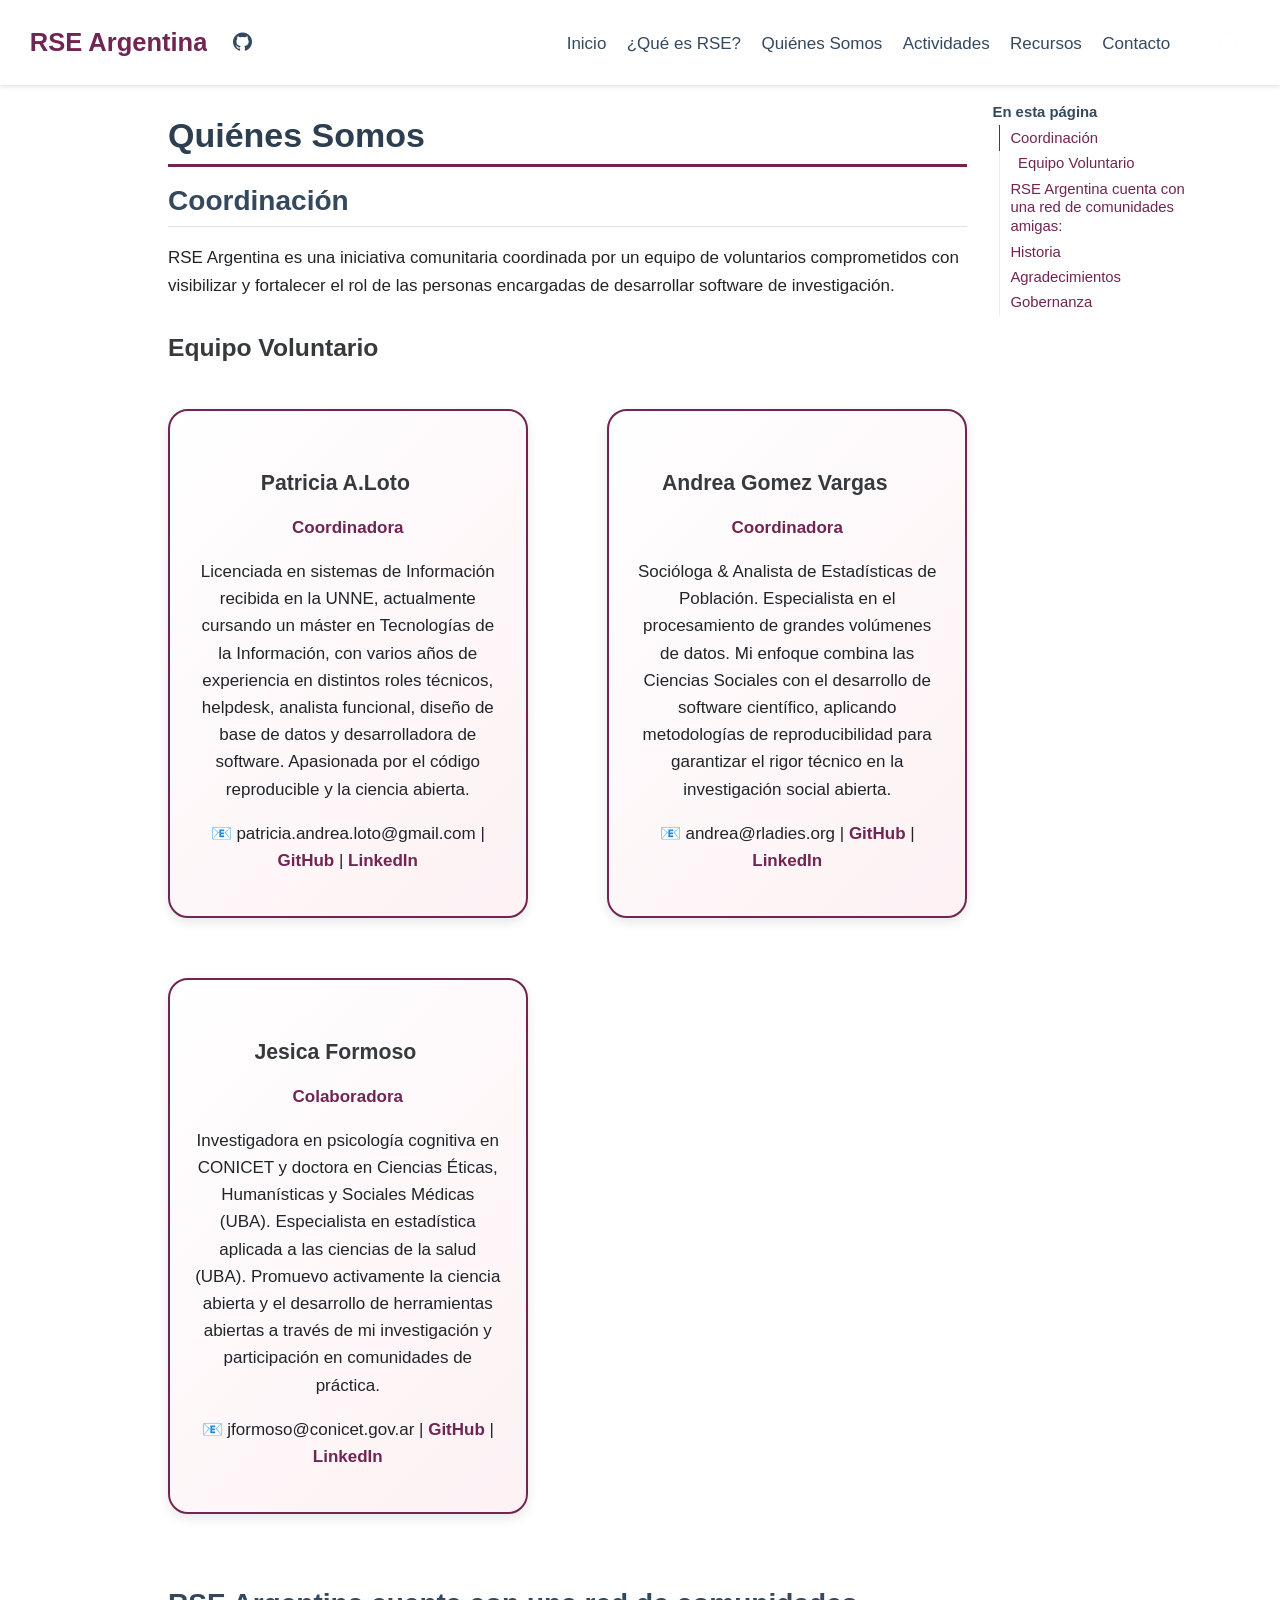
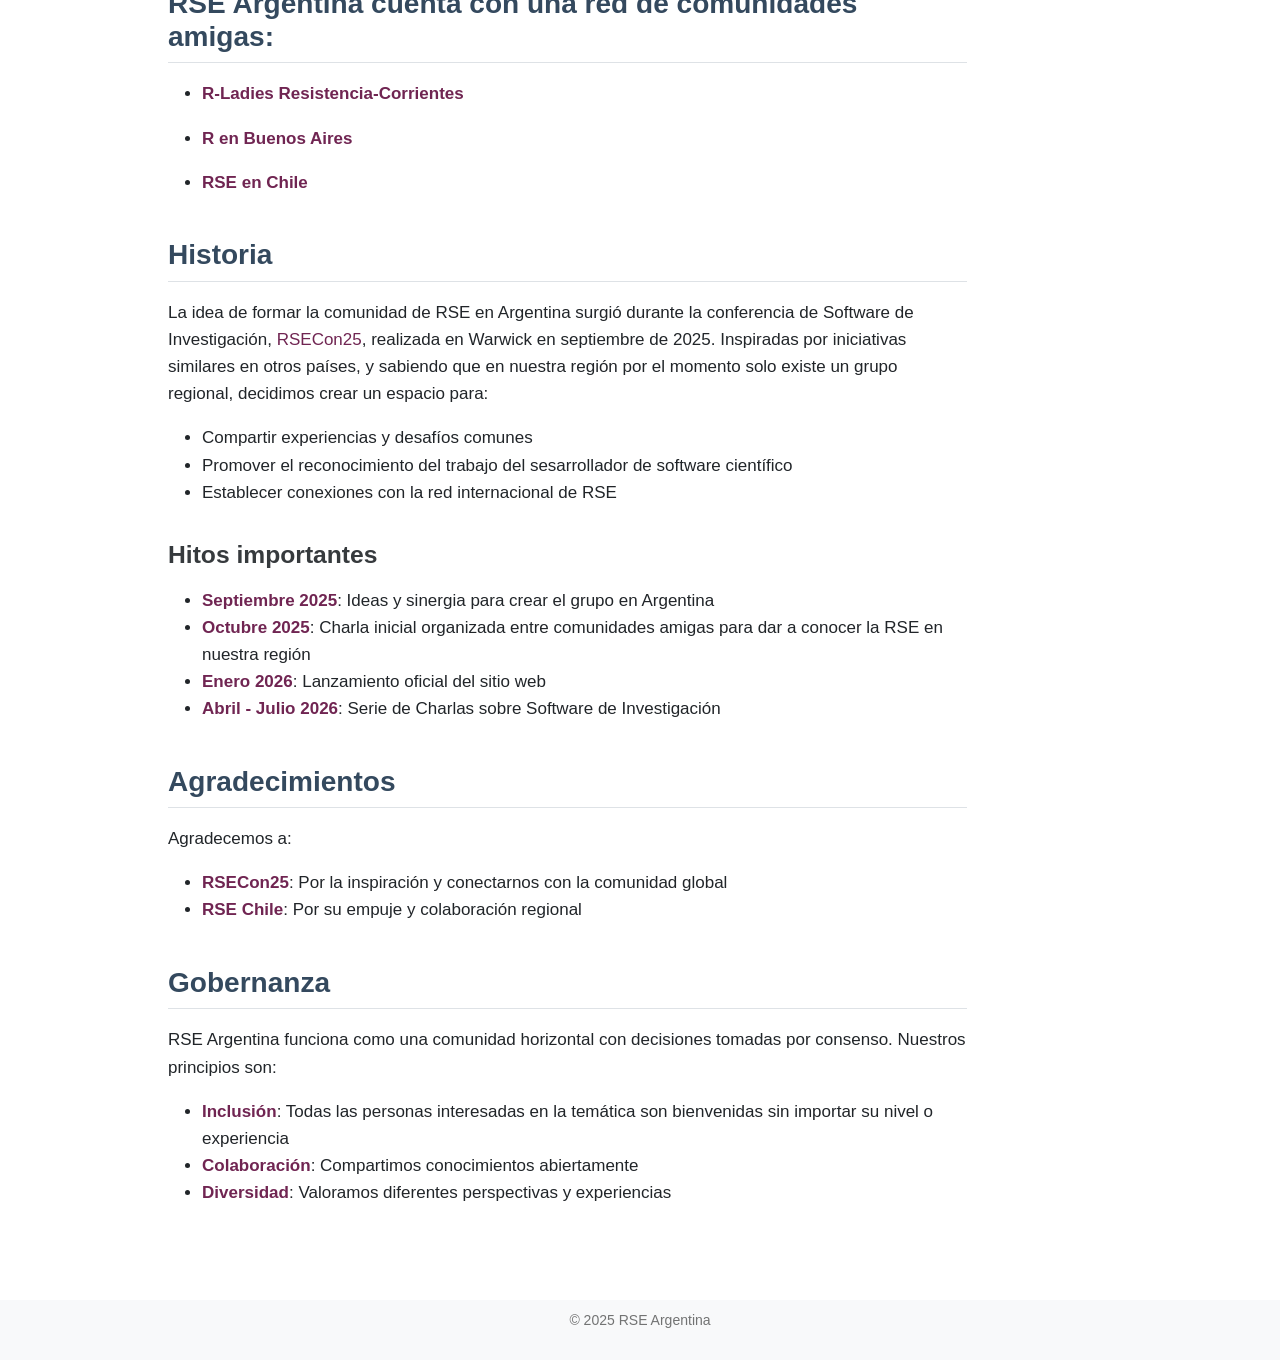
<file: docs/quienes-somos.html>
<!DOCTYPE html>
<html xmlns="http://www.w3.org/1999/xhtml" lang="es" xml:lang="es"><head>

<meta charset="utf-8">
<meta name="generator" content="quarto-1.6.42">

<meta name="viewport" content="width=device-width, initial-scale=1.0, user-scalable=yes">


<title>Quiénes Somos – RSE Argentina</title>
<style>
code{white-space: pre-wrap;}
span.smallcaps{font-variant: small-caps;}
div.columns{display: flex; gap: min(4vw, 1.5em);}
div.column{flex: auto; overflow-x: auto;}
div.hanging-indent{margin-left: 1.5em; text-indent: -1.5em;}
ul.task-list{list-style: none;}
ul.task-list li input[type="checkbox"] {
  width: 0.8em;
  margin: 0 0.8em 0.2em -1em; /* quarto-specific, see https://github.com/quarto-dev/quarto-cli/issues/4556 */ 
  vertical-align: middle;
}
</style>


<script src="site_libs/quarto-nav/quarto-nav.js"></script>
<script src="site_libs/quarto-nav/headroom.min.js"></script>
<script src="site_libs/clipboard/clipboard.min.js"></script>
<script src="site_libs/quarto-search/autocomplete.umd.js"></script>
<script src="site_libs/quarto-search/fuse.min.js"></script>
<script src="site_libs/quarto-search/quarto-search.js"></script>
<meta name="quarto:offset" content="./">
<link href="./images/favicon.ico" rel="icon">
<script src="site_libs/quarto-html/quarto.js"></script>
<script src="site_libs/quarto-html/popper.min.js"></script>
<script src="site_libs/quarto-html/tippy.umd.min.js"></script>
<script src="site_libs/quarto-html/anchor.min.js"></script>
<link href="site_libs/quarto-html/tippy.css" rel="stylesheet">
<link href="site_libs/quarto-html/quarto-syntax-highlighting-2f5df379a58b258e96c21c0638c20c03.css" rel="stylesheet" class="quarto-color-scheme" id="quarto-text-highlighting-styles">
<link href="site_libs/quarto-html/quarto-syntax-highlighting-dark-b53751a350365c71b6c909e95f209ed1.css" rel="prefetch" class="quarto-color-scheme quarto-color-alternate" id="quarto-text-highlighting-styles">
<script src="site_libs/bootstrap/bootstrap.min.js"></script>
<link href="site_libs/bootstrap/bootstrap-icons.css" rel="stylesheet">
<link href="site_libs/bootstrap/bootstrap-c1a6113de042c99acd4c21b2efb2f1a7.min.css" rel="stylesheet" append-hash="true" class="quarto-color-scheme" id="quarto-bootstrap" data-mode="light">
<link href="site_libs/bootstrap/bootstrap-dark-d485cac1d836a88a978fc9fc3ccfa380.min.css" rel="prefetch" append-hash="true" class="quarto-color-scheme quarto-color-alternate" id="quarto-bootstrap" data-mode="light">
<script id="quarto-search-options" type="application/json">{
  "location": "navbar",
  "copy-button": false,
  "collapse-after": 3,
  "panel-placement": "end",
  "type": "overlay",
  "limit": 50,
  "keyboard-shortcut": [
    "f",
    "/",
    "s"
  ],
  "show-item-context": false,
  "language": {
    "search-no-results-text": "Sin resultados",
    "search-matching-documents-text": "documentos encontrados",
    "search-copy-link-title": "Copiar el enlace en la búsqueda",
    "search-hide-matches-text": "Ocultar resultados adicionales",
    "search-more-match-text": "resultado adicional en este documento",
    "search-more-matches-text": "resultados adicionales en este documento",
    "search-clear-button-title": "Borrar",
    "search-text-placeholder": "",
    "search-detached-cancel-button-title": "Cancelar",
    "search-submit-button-title": "Enviar",
    "search-label": "Buscar"
  }
}</script>


<link rel="stylesheet" href="styles.css">
</head>

<body class="nav-fixed">

<div id="quarto-search-results"></div>
  <header id="quarto-header" class="headroom fixed-top">
    <nav class="navbar navbar-expand-lg " data-bs-theme="dark">
      <div class="navbar-container container-fluid">
      <div class="navbar-brand-container mx-auto">
    <a class="navbar-brand" href="./index.html">
    <span class="navbar-title">RSE Argentina</span>
    </a>
  </div>
            <div id="quarto-search" class="" title="Buscar"></div>
          <button class="navbar-toggler" type="button" data-bs-toggle="collapse" data-bs-target="#navbarCollapse" aria-controls="navbarCollapse" role="menu" aria-expanded="false" aria-label="Navegación de palanca" onclick="if (window.quartoToggleHeadroom) { window.quartoToggleHeadroom(); }">
  <span class="navbar-toggler-icon"></span>
</button>
          <div class="collapse navbar-collapse" id="navbarCollapse">
            <ul class="navbar-nav navbar-nav-scroll me-auto">
  <li class="nav-item compact">
    <a class="nav-link" href="https://github.com/rse-argentina"> <i class="bi bi-github" role="img">
</i> 
<span class="menu-text"></span></a>
  </li>  
</ul>
            <ul class="navbar-nav navbar-nav-scroll ms-auto">
  <li class="nav-item">
    <a class="nav-link" href="./index.html"> 
<span class="menu-text">Inicio</span></a>
  </li>  
  <li class="nav-item">
    <a class="nav-link" href="./que-es-rse.html"> 
<span class="menu-text">¿Qué es RSE?</span></a>
  </li>  
  <li class="nav-item">
    <a class="nav-link active" href="./quienes-somos.html" aria-current="page"> 
<span class="menu-text">Quiénes Somos</span></a>
  </li>  
  <li class="nav-item">
    <a class="nav-link" href="./actividades.html"> 
<span class="menu-text">Actividades</span></a>
  </li>  
  <li class="nav-item">
    <a class="nav-link" href="./recursos.html"> 
<span class="menu-text">Recursos</span></a>
  </li>  
  <li class="nav-item">
    <a class="nav-link" href="./contacto.html"> 
<span class="menu-text">Contacto</span></a>
  </li>  
</ul>
          </div> <!-- /navcollapse -->
            <div class="quarto-navbar-tools">
  <a href="" class="quarto-color-scheme-toggle quarto-navigation-tool  px-1" onclick="window.quartoToggleColorScheme(); return false;" title="Alternar modo oscuro"><i class="bi"></i></a>
</div>
      </div> <!-- /container-fluid -->
    </nav>
</header>
<!-- content -->
<div id="quarto-content" class="quarto-container page-columns page-rows-contents page-layout-article page-navbar">
<!-- sidebar -->
<!-- margin-sidebar -->
    <div id="quarto-margin-sidebar" class="sidebar margin-sidebar">
        <nav id="TOC" role="doc-toc" class="toc-active">
    <h2 id="toc-title">En esta página</h2>
   
  <ul>
  <li><a href="#coordinación" id="toc-coordinación" class="nav-link active" data-scroll-target="#coordinación">Coordinación</a>
  <ul class="collapse">
  <li><a href="#equipo-voluntario" id="toc-equipo-voluntario" class="nav-link" data-scroll-target="#equipo-voluntario">Equipo Voluntario</a></li>
  </ul></li>
  <li><a href="#rse-argentina-cuenta-con-una-red-de-comunidades-amigas" id="toc-rse-argentina-cuenta-con-una-red-de-comunidades-amigas" class="nav-link" data-scroll-target="#rse-argentina-cuenta-con-una-red-de-comunidades-amigas">RSE Argentina cuenta con una red de comunidades amigas:</a></li>
  <li><a href="#historia" id="toc-historia" class="nav-link" data-scroll-target="#historia">Historia</a>
  <ul class="collapse">
  <li><a href="#hitos-importantes" id="toc-hitos-importantes" class="nav-link" data-scroll-target="#hitos-importantes">Hitos importantes</a></li>
  </ul></li>
  <li><a href="#agradecimientos" id="toc-agradecimientos" class="nav-link" data-scroll-target="#agradecimientos">Agradecimientos</a></li>
  <li><a href="#gobernanza" id="toc-gobernanza" class="nav-link" data-scroll-target="#gobernanza">Gobernanza</a></li>
  </ul>
</nav>
    </div>
<!-- main -->
<main class="content" id="quarto-document-content">

<header id="title-block-header" class="quarto-title-block default">
<div class="quarto-title">
<h1 class="title">Quiénes Somos</h1>
</div>



<div class="quarto-title-meta">

    
  
    
  </div>
  


</header>


<section id="coordinación" class="level2">
<h2 class="anchored" data-anchor-id="coordinación">Coordinación</h2>
<p>RSE Argentina es una iniciativa comunitaria coordinada por un equipo de voluntarios comprometidos con visibilizar y fortalecer el rol de las personas encargadas de desarrollar software de investigación.</p>
<section id="equipo-voluntario" class="level3">
<h3 class="anchored" data-anchor-id="equipo-voluntario">Equipo Voluntario</h3>
<div class="columns">
<div class="column" style="width:45%;">
<section id="patricia-a.loto" class="level4 hex-card">
<h4 class="anchored" data-anchor-id="patricia-a.loto">Patricia A.Loto</h4>
<p><strong>Coordinadora</strong></p>
<p>Licenciada en sistemas de Información recibida en la UNNE, actualmente cursando un máster en Tecnologías de la Información, con varios años de experiencia en distintos roles técnicos, helpdesk, analista funcional, diseño de base de datos y desarrolladora de software. Apasionada por el código reproducible y la ciencia abierta.</p>
<p>📧 patricia.andrea.loto@gmail.com | <a href="https://github.com/patriloto"><strong>GitHub</strong></a> | <a href="https://www.linkedin.com/in/patricia-loto/"><strong>LinkedIn</strong></a></p>
</section>
</div><div class="column" style="width:10%;">

</div><div class="column" style="width:45%;">
<section id="andrea-gomez-vargas" class="level4 hex-card">
<h4 class="anchored" data-anchor-id="andrea-gomez-vargas">Andrea Gomez Vargas</h4>
<p><strong>Coordinadora</strong></p>
<p>Socióloga &amp; Analista de Estadísticas de Población. Especialista en el procesamiento de grandes volúmenes de datos. Mi enfoque combina las Ciencias Sociales con el desarrollo de software científico, aplicando metodologías de reproducibilidad para garantizar el rigor técnico en la investigación social abierta.</p>
<p>📧 andrea@rladies.org | <a href="https://github.com/SoyAndrea"><strong>GitHub</strong></a> | <a href="https://www.linkedin.com/in/andreasociologa/"><strong>LinkedIn</strong></a></p>
</section>
</div>
</div>
<div class="columns">
<div class="column" style="width:45%;">
<section id="jesica-formoso" class="level4 hex-card">
<h4 class="anchored" data-anchor-id="jesica-formoso">Jesica Formoso</h4>
<p><strong>Colaboradora</strong></p>
<p>Investigadora en psicología cognitiva en CONICET y doctora en Ciencias Éticas, Humanísticas y Sociales Médicas (UBA). Especialista en estadística aplicada a las ciencias de la salud (UBA). Promuevo activamente la ciencia abierta y el desarrollo de herramientas abiertas a través de mi investigación y participación en comunidades de práctica.</p>
<p>📧 jformoso@conicet.gov.ar | <a href="https://github.com/JesiFormoso"><strong>GitHub</strong></a> | <a href="https://www.linkedin.com/in/jesica-formoso-16ab4649/"><strong>LinkedIn</strong></a></p>
</section>
</div>
</div>
</section>
</section>
<section id="rse-argentina-cuenta-con-una-red-de-comunidades-amigas" class="level2">
<h2 class="anchored" data-anchor-id="rse-argentina-cuenta-con-una-red-de-comunidades-amigas">RSE Argentina cuenta con una red de comunidades amigas:</h2>
<ul>
<li><p><a href="https://github.com/RLadiesResistenciaCorrientes"><strong>R-Ladies Resistencia-Corrientes</strong></a></p></li>
<li><p><a href="https://github.com/renbaires"><strong>R en Buenos Aires</strong></a></p></li>
<li><p><a href="https://rse-chile.github.io/"><strong>RSE en Chile</strong></a></p></li>
</ul>
</section>
<section id="historia" class="level2">
<h2 class="anchored" data-anchor-id="historia">Historia</h2>
<p>La idea de formar la comunidad de RSE en Argentina surgió durante la conferencia de Software de Investigación, <a href="https://rsecon25.society-rse.org/">RSECon25</a>, realizada en Warwick en septiembre de 2025. Inspiradas por iniciativas similares en otros países, y sabiendo que en nuestra región por el momento solo existe un grupo regional, decidimos crear un espacio para:</p>
<ul>
<li>Compartir experiencias y desafíos comunes</li>
<li>Promover el reconocimiento del trabajo del sesarrollador de software científico</li>
<li>Establecer conexiones con la red internacional de RSE</li>
</ul>
<section id="hitos-importantes" class="level3">
<h3 class="anchored" data-anchor-id="hitos-importantes">Hitos importantes</h3>
<ul>
<li><strong>Septiembre 2025</strong>: Ideas y sinergia para crear el grupo en Argentina</li>
<li><strong>Octubre 2025</strong>: Charla inicial organizada entre comunidades amigas para dar a conocer la RSE en nuestra región</li>
<li><strong>Enero 2026</strong>: Lanzamiento oficial del sitio web</li>
<li><strong>Abril - Julio 2026</strong>: Serie de Charlas sobre Software de Investigación</li>
</ul>
</section>
</section>
<section id="agradecimientos" class="level2">
<h2 class="anchored" data-anchor-id="agradecimientos">Agradecimientos</h2>
<p>Agradecemos a:</p>
<ul>
<li><strong>RSECon25</strong>: Por la inspiración y conectarnos con la comunidad global</li>
<li><strong>RSE Chile</strong>: Por su empuje y colaboración regional</li>
</ul>
</section>
<section id="gobernanza" class="level2">
<h2 class="anchored" data-anchor-id="gobernanza">Gobernanza</h2>
<p>RSE Argentina funciona como una comunidad horizontal con decisiones tomadas por consenso. Nuestros principios son:</p>
<ul>
<li><strong>Inclusión</strong>: Todas las personas interesadas en la temática son bienvenidas sin importar su nivel o experiencia</li>
<li><strong>Colaboración</strong>: Compartimos conocimientos abiertamente</li>
<li><strong>Diversidad</strong>: Valoramos diferentes perspectivas y experiencias</li>
</ul>


</section>

</main> <!-- /main -->
<script id="quarto-html-after-body" type="application/javascript">
window.document.addEventListener("DOMContentLoaded", function (event) {
  const toggleBodyColorMode = (bsSheetEl) => {
    const mode = bsSheetEl.getAttribute("data-mode");
    const bodyEl = window.document.querySelector("body");
    if (mode === "dark") {
      bodyEl.classList.add("quarto-dark");
      bodyEl.classList.remove("quarto-light");
    } else {
      bodyEl.classList.add("quarto-light");
      bodyEl.classList.remove("quarto-dark");
    }
  }
  const toggleBodyColorPrimary = () => {
    const bsSheetEl = window.document.querySelector("link#quarto-bootstrap");
    if (bsSheetEl) {
      toggleBodyColorMode(bsSheetEl);
    }
  }
  toggleBodyColorPrimary();  
  const disableStylesheet = (stylesheets) => {
    for (let i=0; i < stylesheets.length; i++) {
      const stylesheet = stylesheets[i];
      stylesheet.rel = 'prefetch';
    }
  }
  const enableStylesheet = (stylesheets) => {
    for (let i=0; i < stylesheets.length; i++) {
      const stylesheet = stylesheets[i];
      stylesheet.rel = 'stylesheet';
    }
  }
  const manageTransitions = (selector, allowTransitions) => {
    const els = window.document.querySelectorAll(selector);
    for (let i=0; i < els.length; i++) {
      const el = els[i];
      if (allowTransitions) {
        el.classList.remove('notransition');
      } else {
        el.classList.add('notransition');
      }
    }
  }
  const toggleGiscusIfUsed = (isAlternate, darkModeDefault) => {
    const baseTheme = document.querySelector('#giscus-base-theme')?.value ?? 'light';
    const alternateTheme = document.querySelector('#giscus-alt-theme')?.value ?? 'dark';
    let newTheme = '';
    if(darkModeDefault) {
      newTheme = isAlternate ? baseTheme : alternateTheme;
    } else {
      newTheme = isAlternate ? alternateTheme : baseTheme;
    }
    const changeGiscusTheme = () => {
      // From: https://github.com/giscus/giscus/issues/336
      const sendMessage = (message) => {
        const iframe = document.querySelector('iframe.giscus-frame');
        if (!iframe) return;
        iframe.contentWindow.postMessage({ giscus: message }, 'https://giscus.app');
      }
      sendMessage({
        setConfig: {
          theme: newTheme
        }
      });
    }
    const isGiscussLoaded = window.document.querySelector('iframe.giscus-frame') !== null;
    if (isGiscussLoaded) {
      changeGiscusTheme();
    }
  }
  const toggleColorMode = (alternate) => {
    // Switch the stylesheets
    const alternateStylesheets = window.document.querySelectorAll('link.quarto-color-scheme.quarto-color-alternate');
    manageTransitions('#quarto-margin-sidebar .nav-link', false);
    if (alternate) {
      enableStylesheet(alternateStylesheets);
      for (const sheetNode of alternateStylesheets) {
        if (sheetNode.id === "quarto-bootstrap") {
          toggleBodyColorMode(sheetNode);
        }
      }
    } else {
      disableStylesheet(alternateStylesheets);
      toggleBodyColorPrimary();
    }
    manageTransitions('#quarto-margin-sidebar .nav-link', true);
    // Switch the toggles
    const toggles = window.document.querySelectorAll('.quarto-color-scheme-toggle');
    for (let i=0; i < toggles.length; i++) {
      const toggle = toggles[i];
      if (toggle) {
        if (alternate) {
          toggle.classList.add("alternate");     
        } else {
          toggle.classList.remove("alternate");
        }
      }
    }
    // Hack to workaround the fact that safari doesn't
    // properly recolor the scrollbar when toggling (#1455)
    if (navigator.userAgent.indexOf('Safari') > 0 && navigator.userAgent.indexOf('Chrome') == -1) {
      manageTransitions("body", false);
      window.scrollTo(0, 1);
      setTimeout(() => {
        window.scrollTo(0, 0);
        manageTransitions("body", true);
      }, 40);  
    }
  }
  const isFileUrl = () => { 
    return window.location.protocol === 'file:';
  }
  const hasAlternateSentinel = () => {  
    let styleSentinel = getColorSchemeSentinel();
    if (styleSentinel !== null) {
      return styleSentinel === "alternate";
    } else {
      return false;
    }
  }
  const setStyleSentinel = (alternate) => {
    const value = alternate ? "alternate" : "default";
    if (!isFileUrl()) {
      window.localStorage.setItem("quarto-color-scheme", value);
    } else {
      localAlternateSentinel = value;
    }
  }
  const getColorSchemeSentinel = () => {
    if (!isFileUrl()) {
      const storageValue = window.localStorage.getItem("quarto-color-scheme");
      return storageValue != null ? storageValue : localAlternateSentinel;
    } else {
      return localAlternateSentinel;
    }
  }
  const darkModeDefault = false;
  let localAlternateSentinel = darkModeDefault ? 'alternate' : 'default';
  // Dark / light mode switch
  window.quartoToggleColorScheme = () => {
    // Read the current dark / light value 
    let toAlternate = !hasAlternateSentinel();
    toggleColorMode(toAlternate);
    setStyleSentinel(toAlternate);
    toggleGiscusIfUsed(toAlternate, darkModeDefault);
  };
  // Ensure there is a toggle, if there isn't float one in the top right
  if (window.document.querySelector('.quarto-color-scheme-toggle') === null) {
    const a = window.document.createElement('a');
    a.classList.add('top-right');
    a.classList.add('quarto-color-scheme-toggle');
    a.href = "";
    a.onclick = function() { try { window.quartoToggleColorScheme(); } catch {} return false; };
    const i = window.document.createElement("i");
    i.classList.add('bi');
    a.appendChild(i);
    window.document.body.appendChild(a);
  }
  // Switch to dark mode if need be
  if (hasAlternateSentinel()) {
    toggleColorMode(true);
  } else {
    toggleColorMode(false);
  }
  const icon = "";
  const anchorJS = new window.AnchorJS();
  anchorJS.options = {
    placement: 'right',
    icon: icon
  };
  anchorJS.add('.anchored');
  const isCodeAnnotation = (el) => {
    for (const clz of el.classList) {
      if (clz.startsWith('code-annotation-')) {                     
        return true;
      }
    }
    return false;
  }
  const onCopySuccess = function(e) {
    // button target
    const button = e.trigger;
    // don't keep focus
    button.blur();
    // flash "checked"
    button.classList.add('code-copy-button-checked');
    var currentTitle = button.getAttribute("title");
    button.setAttribute("title", "Copiado");
    let tooltip;
    if (window.bootstrap) {
      button.setAttribute("data-bs-toggle", "tooltip");
      button.setAttribute("data-bs-placement", "left");
      button.setAttribute("data-bs-title", "Copiado");
      tooltip = new bootstrap.Tooltip(button, 
        { trigger: "manual", 
          customClass: "code-copy-button-tooltip",
          offset: [0, -8]});
      tooltip.show();    
    }
    setTimeout(function() {
      if (tooltip) {
        tooltip.hide();
        button.removeAttribute("data-bs-title");
        button.removeAttribute("data-bs-toggle");
        button.removeAttribute("data-bs-placement");
      }
      button.setAttribute("title", currentTitle);
      button.classList.remove('code-copy-button-checked');
    }, 1000);
    // clear code selection
    e.clearSelection();
  }
  const getTextToCopy = function(trigger) {
      const codeEl = trigger.previousElementSibling.cloneNode(true);
      for (const childEl of codeEl.children) {
        if (isCodeAnnotation(childEl)) {
          childEl.remove();
        }
      }
      return codeEl.innerText;
  }
  const clipboard = new window.ClipboardJS('.code-copy-button:not([data-in-quarto-modal])', {
    text: getTextToCopy
  });
  clipboard.on('success', onCopySuccess);
  if (window.document.getElementById('quarto-embedded-source-code-modal')) {
    const clipboardModal = new window.ClipboardJS('.code-copy-button[data-in-quarto-modal]', {
      text: getTextToCopy,
      container: window.document.getElementById('quarto-embedded-source-code-modal')
    });
    clipboardModal.on('success', onCopySuccess);
  }
    var localhostRegex = new RegExp(/^(?:http|https):\/\/localhost\:?[0-9]*\//);
    var mailtoRegex = new RegExp(/^mailto:/);
      var filterRegex = new RegExp('/' + window.location.host + '/');
    var isInternal = (href) => {
        return filterRegex.test(href) || localhostRegex.test(href) || mailtoRegex.test(href);
    }
    // Inspect non-navigation links and adorn them if external
 	var links = window.document.querySelectorAll('a[href]:not(.nav-link):not(.navbar-brand):not(.toc-action):not(.sidebar-link):not(.sidebar-item-toggle):not(.pagination-link):not(.no-external):not([aria-hidden]):not(.dropdown-item):not(.quarto-navigation-tool):not(.about-link)');
    for (var i=0; i<links.length; i++) {
      const link = links[i];
      if (!isInternal(link.href)) {
        // undo the damage that might have been done by quarto-nav.js in the case of
        // links that we want to consider external
        if (link.dataset.originalHref !== undefined) {
          link.href = link.dataset.originalHref;
        }
      }
    }
  function tippyHover(el, contentFn, onTriggerFn, onUntriggerFn) {
    const config = {
      allowHTML: true,
      maxWidth: 500,
      delay: 100,
      arrow: false,
      appendTo: function(el) {
          return el.parentElement;
      },
      interactive: true,
      interactiveBorder: 10,
      theme: 'quarto',
      placement: 'bottom-start',
    };
    if (contentFn) {
      config.content = contentFn;
    }
    if (onTriggerFn) {
      config.onTrigger = onTriggerFn;
    }
    if (onUntriggerFn) {
      config.onUntrigger = onUntriggerFn;
    }
    window.tippy(el, config); 
  }
  const noterefs = window.document.querySelectorAll('a[role="doc-noteref"]');
  for (var i=0; i<noterefs.length; i++) {
    const ref = noterefs[i];
    tippyHover(ref, function() {
      // use id or data attribute instead here
      let href = ref.getAttribute('data-footnote-href') || ref.getAttribute('href');
      try { href = new URL(href).hash; } catch {}
      const id = href.replace(/^#\/?/, "");
      const note = window.document.getElementById(id);
      if (note) {
        return note.innerHTML;
      } else {
        return "";
      }
    });
  }
  const xrefs = window.document.querySelectorAll('a.quarto-xref');
  const processXRef = (id, note) => {
    // Strip column container classes
    const stripColumnClz = (el) => {
      el.classList.remove("page-full", "page-columns");
      if (el.children) {
        for (const child of el.children) {
          stripColumnClz(child);
        }
      }
    }
    stripColumnClz(note)
    if (id === null || id.startsWith('sec-')) {
      // Special case sections, only their first couple elements
      const container = document.createElement("div");
      if (note.children && note.children.length > 2) {
        container.appendChild(note.children[0].cloneNode(true));
        for (let i = 1; i < note.children.length; i++) {
          const child = note.children[i];
          if (child.tagName === "P" && child.innerText === "") {
            continue;
          } else {
            container.appendChild(child.cloneNode(true));
            break;
          }
        }
        if (window.Quarto?.typesetMath) {
          window.Quarto.typesetMath(container);
        }
        return container.innerHTML
      } else {
        if (window.Quarto?.typesetMath) {
          window.Quarto.typesetMath(note);
        }
        return note.innerHTML;
      }
    } else {
      // Remove any anchor links if they are present
      const anchorLink = note.querySelector('a.anchorjs-link');
      if (anchorLink) {
        anchorLink.remove();
      }
      if (window.Quarto?.typesetMath) {
        window.Quarto.typesetMath(note);
      }
      if (note.classList.contains("callout")) {
        return note.outerHTML;
      } else {
        return note.innerHTML;
      }
    }
  }
  for (var i=0; i<xrefs.length; i++) {
    const xref = xrefs[i];
    tippyHover(xref, undefined, function(instance) {
      instance.disable();
      let url = xref.getAttribute('href');
      let hash = undefined; 
      if (url.startsWith('#')) {
        hash = url;
      } else {
        try { hash = new URL(url).hash; } catch {}
      }
      if (hash) {
        const id = hash.replace(/^#\/?/, "");
        const note = window.document.getElementById(id);
        if (note !== null) {
          try {
            const html = processXRef(id, note.cloneNode(true));
            instance.setContent(html);
          } finally {
            instance.enable();
            instance.show();
          }
        } else {
          // See if we can fetch this
          fetch(url.split('#')[0])
          .then(res => res.text())
          .then(html => {
            const parser = new DOMParser();
            const htmlDoc = parser.parseFromString(html, "text/html");
            const note = htmlDoc.getElementById(id);
            if (note !== null) {
              const html = processXRef(id, note);
              instance.setContent(html);
            } 
          }).finally(() => {
            instance.enable();
            instance.show();
          });
        }
      } else {
        // See if we can fetch a full url (with no hash to target)
        // This is a special case and we should probably do some content thinning / targeting
        fetch(url)
        .then(res => res.text())
        .then(html => {
          const parser = new DOMParser();
          const htmlDoc = parser.parseFromString(html, "text/html");
          const note = htmlDoc.querySelector('main.content');
          if (note !== null) {
            // This should only happen for chapter cross references
            // (since there is no id in the URL)
            // remove the first header
            if (note.children.length > 0 && note.children[0].tagName === "HEADER") {
              note.children[0].remove();
            }
            const html = processXRef(null, note);
            instance.setContent(html);
          } 
        }).finally(() => {
          instance.enable();
          instance.show();
        });
      }
    }, function(instance) {
    });
  }
      let selectedAnnoteEl;
      const selectorForAnnotation = ( cell, annotation) => {
        let cellAttr = 'data-code-cell="' + cell + '"';
        let lineAttr = 'data-code-annotation="' +  annotation + '"';
        const selector = 'span[' + cellAttr + '][' + lineAttr + ']';
        return selector;
      }
      const selectCodeLines = (annoteEl) => {
        const doc = window.document;
        const targetCell = annoteEl.getAttribute("data-target-cell");
        const targetAnnotation = annoteEl.getAttribute("data-target-annotation");
        const annoteSpan = window.document.querySelector(selectorForAnnotation(targetCell, targetAnnotation));
        const lines = annoteSpan.getAttribute("data-code-lines").split(",");
        const lineIds = lines.map((line) => {
          return targetCell + "-" + line;
        })
        let top = null;
        let height = null;
        let parent = null;
        if (lineIds.length > 0) {
            //compute the position of the single el (top and bottom and make a div)
            const el = window.document.getElementById(lineIds[0]);
            top = el.offsetTop;
            height = el.offsetHeight;
            parent = el.parentElement.parentElement;
          if (lineIds.length > 1) {
            const lastEl = window.document.getElementById(lineIds[lineIds.length - 1]);
            const bottom = lastEl.offsetTop + lastEl.offsetHeight;
            height = bottom - top;
          }
          if (top !== null && height !== null && parent !== null) {
            // cook up a div (if necessary) and position it 
            let div = window.document.getElementById("code-annotation-line-highlight");
            if (div === null) {
              div = window.document.createElement("div");
              div.setAttribute("id", "code-annotation-line-highlight");
              div.style.position = 'absolute';
              parent.appendChild(div);
            }
            div.style.top = top - 2 + "px";
            div.style.height = height + 4 + "px";
            div.style.left = 0;
            let gutterDiv = window.document.getElementById("code-annotation-line-highlight-gutter");
            if (gutterDiv === null) {
              gutterDiv = window.document.createElement("div");
              gutterDiv.setAttribute("id", "code-annotation-line-highlight-gutter");
              gutterDiv.style.position = 'absolute';
              const codeCell = window.document.getElementById(targetCell);
              const gutter = codeCell.querySelector('.code-annotation-gutter');
              gutter.appendChild(gutterDiv);
            }
            gutterDiv.style.top = top - 2 + "px";
            gutterDiv.style.height = height + 4 + "px";
          }
          selectedAnnoteEl = annoteEl;
        }
      };
      const unselectCodeLines = () => {
        const elementsIds = ["code-annotation-line-highlight", "code-annotation-line-highlight-gutter"];
        elementsIds.forEach((elId) => {
          const div = window.document.getElementById(elId);
          if (div) {
            div.remove();
          }
        });
        selectedAnnoteEl = undefined;
      };
        // Handle positioning of the toggle
    window.addEventListener(
      "resize",
      throttle(() => {
        elRect = undefined;
        if (selectedAnnoteEl) {
          selectCodeLines(selectedAnnoteEl);
        }
      }, 10)
    );
    function throttle(fn, ms) {
    let throttle = false;
    let timer;
      return (...args) => {
        if(!throttle) { // first call gets through
            fn.apply(this, args);
            throttle = true;
        } else { // all the others get throttled
            if(timer) clearTimeout(timer); // cancel #2
            timer = setTimeout(() => {
              fn.apply(this, args);
              timer = throttle = false;
            }, ms);
        }
      };
    }
      // Attach click handler to the DT
      const annoteDls = window.document.querySelectorAll('dt[data-target-cell]');
      for (const annoteDlNode of annoteDls) {
        annoteDlNode.addEventListener('click', (event) => {
          const clickedEl = event.target;
          if (clickedEl !== selectedAnnoteEl) {
            unselectCodeLines();
            const activeEl = window.document.querySelector('dt[data-target-cell].code-annotation-active');
            if (activeEl) {
              activeEl.classList.remove('code-annotation-active');
            }
            selectCodeLines(clickedEl);
            clickedEl.classList.add('code-annotation-active');
          } else {
            // Unselect the line
            unselectCodeLines();
            clickedEl.classList.remove('code-annotation-active');
          }
        });
      }
  const findCites = (el) => {
    const parentEl = el.parentElement;
    if (parentEl) {
      const cites = parentEl.dataset.cites;
      if (cites) {
        return {
          el,
          cites: cites.split(' ')
        };
      } else {
        return findCites(el.parentElement)
      }
    } else {
      return undefined;
    }
  };
  var bibliorefs = window.document.querySelectorAll('a[role="doc-biblioref"]');
  for (var i=0; i<bibliorefs.length; i++) {
    const ref = bibliorefs[i];
    const citeInfo = findCites(ref);
    if (citeInfo) {
      tippyHover(citeInfo.el, function() {
        var popup = window.document.createElement('div');
        citeInfo.cites.forEach(function(cite) {
          var citeDiv = window.document.createElement('div');
          citeDiv.classList.add('hanging-indent');
          citeDiv.classList.add('csl-entry');
          var biblioDiv = window.document.getElementById('ref-' + cite);
          if (biblioDiv) {
            citeDiv.innerHTML = biblioDiv.innerHTML;
          }
          popup.appendChild(citeDiv);
        });
        return popup.innerHTML;
      });
    }
  }
});
</script>
</div> <!-- /content -->
<footer class="footer">
  <div class="nav-footer">
    <div class="nav-footer-left">
      &nbsp;
    </div>   
    <div class="nav-footer-center">
<p>© 2025 RSE Argentina</p>
</div>
    <div class="nav-footer-right">
      &nbsp;
    </div>
  </div>
</footer>




</body></html>
</file>
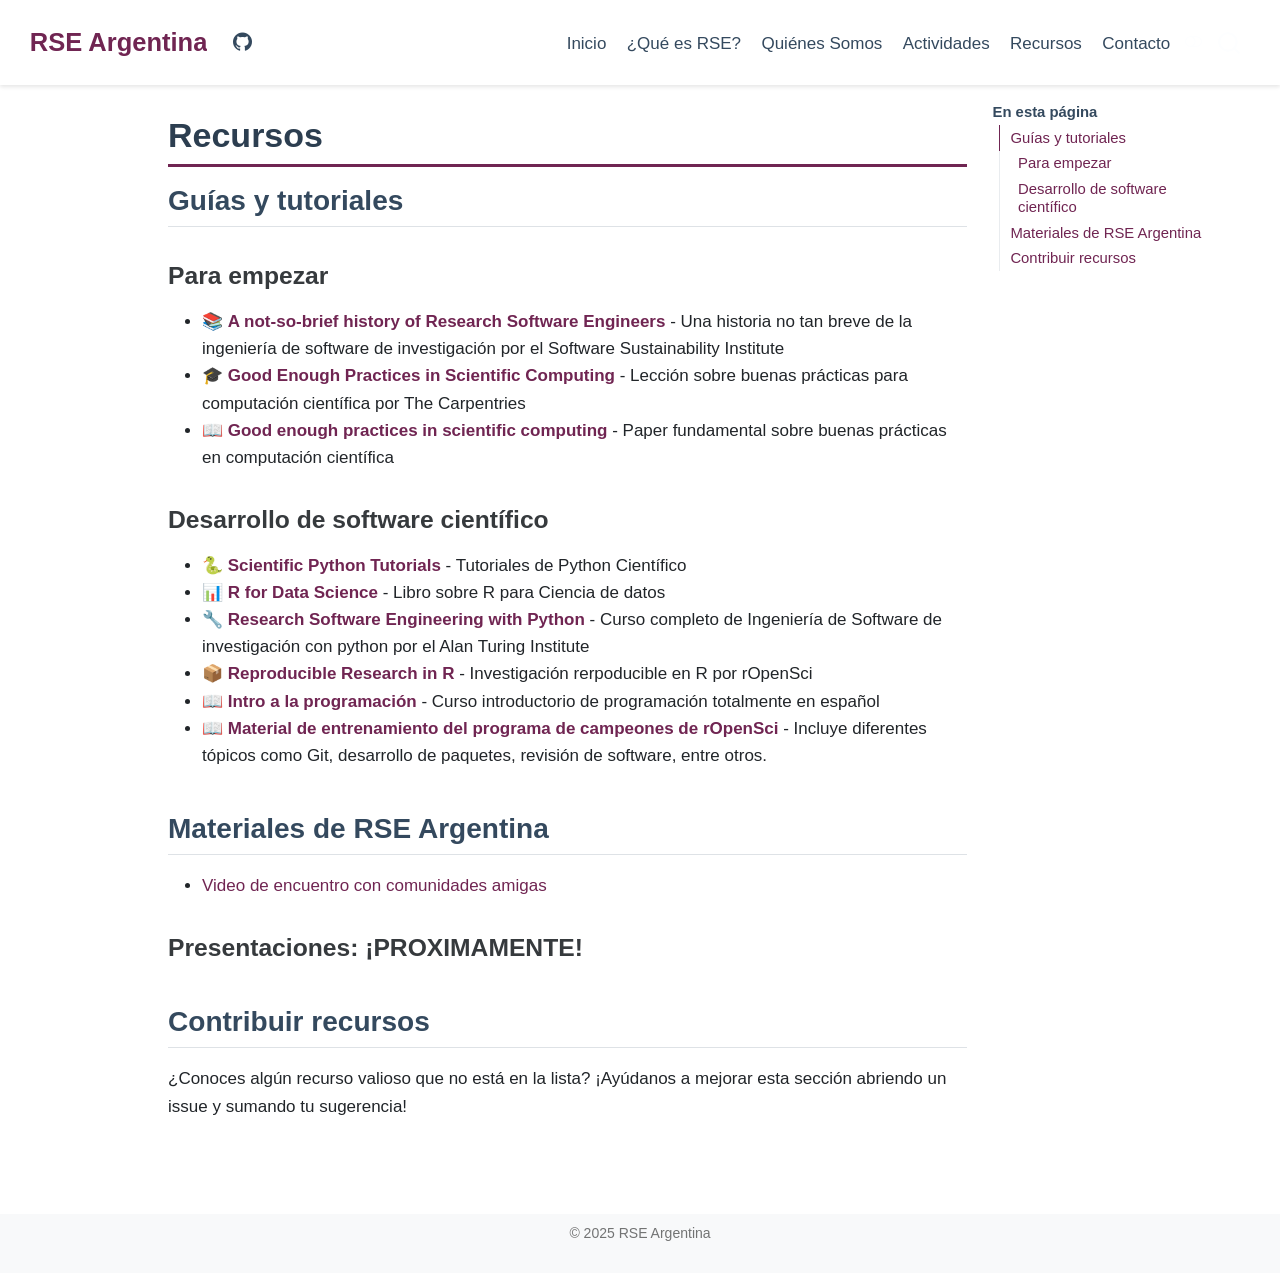
<file: docs/recursos.html>
<!DOCTYPE html>
<html xmlns="http://www.w3.org/1999/xhtml" lang="es" xml:lang="es"><head>

<meta charset="utf-8">
<meta name="generator" content="quarto-1.6.42">

<meta name="viewport" content="width=device-width, initial-scale=1.0, user-scalable=yes">


<title>Recursos – RSE Argentina</title>
<style>
code{white-space: pre-wrap;}
span.smallcaps{font-variant: small-caps;}
div.columns{display: flex; gap: min(4vw, 1.5em);}
div.column{flex: auto; overflow-x: auto;}
div.hanging-indent{margin-left: 1.5em; text-indent: -1.5em;}
ul.task-list{list-style: none;}
ul.task-list li input[type="checkbox"] {
  width: 0.8em;
  margin: 0 0.8em 0.2em -1em; /* quarto-specific, see https://github.com/quarto-dev/quarto-cli/issues/4556 */ 
  vertical-align: middle;
}
</style>


<script src="site_libs/quarto-nav/quarto-nav.js"></script>
<script src="site_libs/quarto-nav/headroom.min.js"></script>
<script src="site_libs/clipboard/clipboard.min.js"></script>
<script src="site_libs/quarto-search/autocomplete.umd.js"></script>
<script src="site_libs/quarto-search/fuse.min.js"></script>
<script src="site_libs/quarto-search/quarto-search.js"></script>
<meta name="quarto:offset" content="./">
<link href="./images/favicon.ico" rel="icon">
<script src="site_libs/quarto-html/quarto.js"></script>
<script src="site_libs/quarto-html/popper.min.js"></script>
<script src="site_libs/quarto-html/tippy.umd.min.js"></script>
<script src="site_libs/quarto-html/anchor.min.js"></script>
<link href="site_libs/quarto-html/tippy.css" rel="stylesheet">
<link href="site_libs/quarto-html/quarto-syntax-highlighting-2f5df379a58b258e96c21c0638c20c03.css" rel="stylesheet" class="quarto-color-scheme" id="quarto-text-highlighting-styles">
<link href="site_libs/quarto-html/quarto-syntax-highlighting-dark-b53751a350365c71b6c909e95f209ed1.css" rel="prefetch" class="quarto-color-scheme quarto-color-alternate" id="quarto-text-highlighting-styles">
<script src="site_libs/bootstrap/bootstrap.min.js"></script>
<link href="site_libs/bootstrap/bootstrap-icons.css" rel="stylesheet">
<link href="site_libs/bootstrap/bootstrap-c1a6113de042c99acd4c21b2efb2f1a7.min.css" rel="stylesheet" append-hash="true" class="quarto-color-scheme" id="quarto-bootstrap" data-mode="light">
<link href="site_libs/bootstrap/bootstrap-dark-d485cac1d836a88a978fc9fc3ccfa380.min.css" rel="prefetch" append-hash="true" class="quarto-color-scheme quarto-color-alternate" id="quarto-bootstrap" data-mode="light">
<script id="quarto-search-options" type="application/json">{
  "location": "navbar",
  "copy-button": false,
  "collapse-after": 3,
  "panel-placement": "end",
  "type": "overlay",
  "limit": 50,
  "keyboard-shortcut": [
    "f",
    "/",
    "s"
  ],
  "show-item-context": false,
  "language": {
    "search-no-results-text": "Sin resultados",
    "search-matching-documents-text": "documentos encontrados",
    "search-copy-link-title": "Copiar el enlace en la búsqueda",
    "search-hide-matches-text": "Ocultar resultados adicionales",
    "search-more-match-text": "resultado adicional en este documento",
    "search-more-matches-text": "resultados adicionales en este documento",
    "search-clear-button-title": "Borrar",
    "search-text-placeholder": "",
    "search-detached-cancel-button-title": "Cancelar",
    "search-submit-button-title": "Enviar",
    "search-label": "Buscar"
  }
}</script>


<link rel="stylesheet" href="styles.css">
</head>

<body class="nav-fixed">

<div id="quarto-search-results"></div>
  <header id="quarto-header" class="headroom fixed-top">
    <nav class="navbar navbar-expand-lg " data-bs-theme="dark">
      <div class="navbar-container container-fluid">
      <div class="navbar-brand-container mx-auto">
    <a class="navbar-brand" href="./index.html">
    <span class="navbar-title">RSE Argentina</span>
    </a>
  </div>
            <div id="quarto-search" class="" title="Buscar"></div>
          <button class="navbar-toggler" type="button" data-bs-toggle="collapse" data-bs-target="#navbarCollapse" aria-controls="navbarCollapse" role="menu" aria-expanded="false" aria-label="Navegación de palanca" onclick="if (window.quartoToggleHeadroom) { window.quartoToggleHeadroom(); }">
  <span class="navbar-toggler-icon"></span>
</button>
          <div class="collapse navbar-collapse" id="navbarCollapse">
            <ul class="navbar-nav navbar-nav-scroll me-auto">
  <li class="nav-item compact">
    <a class="nav-link" href="https://github.com/rse-argentina"> <i class="bi bi-github" role="img">
</i> 
<span class="menu-text"></span></a>
  </li>  
</ul>
            <ul class="navbar-nav navbar-nav-scroll ms-auto">
  <li class="nav-item">
    <a class="nav-link" href="./index.html"> 
<span class="menu-text">Inicio</span></a>
  </li>  
  <li class="nav-item">
    <a class="nav-link" href="./que-es-rse.html"> 
<span class="menu-text">¿Qué es RSE?</span></a>
  </li>  
  <li class="nav-item">
    <a class="nav-link" href="./quienes-somos.html"> 
<span class="menu-text">Quiénes Somos</span></a>
  </li>  
  <li class="nav-item">
    <a class="nav-link" href="./actividades.html"> 
<span class="menu-text">Actividades</span></a>
  </li>  
  <li class="nav-item">
    <a class="nav-link active" href="./recursos.html" aria-current="page"> 
<span class="menu-text">Recursos</span></a>
  </li>  
  <li class="nav-item">
    <a class="nav-link" href="./contacto.html"> 
<span class="menu-text">Contacto</span></a>
  </li>  
</ul>
          </div> <!-- /navcollapse -->
            <div class="quarto-navbar-tools">
  <a href="" class="quarto-color-scheme-toggle quarto-navigation-tool  px-1" onclick="window.quartoToggleColorScheme(); return false;" title="Alternar modo oscuro"><i class="bi"></i></a>
</div>
      </div> <!-- /container-fluid -->
    </nav>
</header>
<!-- content -->
<div id="quarto-content" class="quarto-container page-columns page-rows-contents page-layout-article page-navbar">
<!-- sidebar -->
<!-- margin-sidebar -->
    <div id="quarto-margin-sidebar" class="sidebar margin-sidebar">
        <nav id="TOC" role="doc-toc" class="toc-active">
    <h2 id="toc-title">En esta página</h2>
   
  <ul>
  <li><a href="#guías-y-tutoriales" id="toc-guías-y-tutoriales" class="nav-link active" data-scroll-target="#guías-y-tutoriales">Guías y tutoriales</a>
  <ul class="collapse">
  <li><a href="#para-empezar" id="toc-para-empezar" class="nav-link" data-scroll-target="#para-empezar">Para empezar</a></li>
  <li><a href="#desarrollo-de-software-científico" id="toc-desarrollo-de-software-científico" class="nav-link" data-scroll-target="#desarrollo-de-software-científico">Desarrollo de software científico</a></li>
  </ul></li>
  <li><a href="#materiales-de-rse-argentina" id="toc-materiales-de-rse-argentina" class="nav-link" data-scroll-target="#materiales-de-rse-argentina">Materiales de RSE Argentina</a>
  <ul class="collapse">
  <li><a href="#presentaciones-proximamente" id="toc-presentaciones-proximamente" class="nav-link" data-scroll-target="#presentaciones-proximamente">Presentaciones: ¡PROXIMAMENTE!</a></li>
  </ul></li>
  <li><a href="#contribuir-recursos" id="toc-contribuir-recursos" class="nav-link" data-scroll-target="#contribuir-recursos">Contribuir recursos</a></li>
  </ul>
</nav>
    </div>
<!-- main -->
<main class="content" id="quarto-document-content">

<header id="title-block-header" class="quarto-title-block default">
<div class="quarto-title">
<h1 class="title">Recursos</h1>
</div>



<div class="quarto-title-meta">

    
  
    
  </div>
  


</header>


<section id="guías-y-tutoriales" class="level2">
<h2 class="anchored" data-anchor-id="guías-y-tutoriales">Guías y tutoriales</h2>
<section id="para-empezar" class="level3">
<h3 class="anchored" data-anchor-id="para-empezar">Para empezar</h3>
<ul>
<li>📚 <a href="https://www.software.ac.uk/blog/not-so-brief-history-research-software-engineers-0"><strong>A not-so-brief history of Research Software Engineers</strong></a> - Una historia no tan breve de la ingeniería de software de investigación por el Software Sustainability Institute</li>
<li>🎓 <a href="https://carpentries.org/"><strong>Good Enough Practices in Scientific Computing</strong></a> - Lección sobre buenas prácticas para computación científica por The Carpentries</li>
<li>📖 <a href="https://journals.plos.org/ploscompbiol/article?id=10.1371/journal.pcbi.1005510"><strong>Good enough practices in scientific computing</strong></a> - Paper fundamental sobre buenas prácticas en computación científica</li>
</ul>
</section>
<section id="desarrollo-de-software-científico" class="level3">
<h3 class="anchored" data-anchor-id="desarrollo-de-software-científico">Desarrollo de software científico</h3>
<ul>
<li>🐍 <a href="https://learn.scientific-python.org/"><strong>Scientific Python Tutorials</strong></a> - Tutoriales de Python Científico</li>
<li>📊 <a href="https://r4ds.had.co.nz/"><strong>R for Data Science</strong></a> - Libro sobre R para Ciencia de datos</li>
<li>🔧 <a href="https://alan-turing-institute.github.io/rse-course/html/index.html"><strong>Research Software Engineering with Python</strong></a> - Curso completo de Ingeniería de Software de investigación con python por el Alan Turing Institute</li>
<li>📦 <a href="https://ropensci.org/packages/"><strong>Reproducible Research in R</strong></a> - Investigación rerpoducible en R por rOpenSci</li>
<li>📖 <a href="https://intro-programacion.netlify.app"><strong>Intro a la programación</strong></a> - Curso introductorio de programación totalmente en español</li>
<li>📖 <a href="https://champions-program.ropensci.org/resources/resources.html"><strong>Material de entrenamiento del programa de campeones de rOpenSci</strong></a> - Incluye diferentes tópicos como Git, desarrollo de paquetes, revisión de software, entre otros.</li>
</ul>
</section>
</section>
<section id="materiales-de-rse-argentina" class="level2">
<h2 class="anchored" data-anchor-id="materiales-de-rse-argentina">Materiales de RSE Argentina</h2>
<ul>
<li><a href="https://www.youtube.com/watch?v=EYbg-Z0pgUs">Video de encuentro con comunidades amigas</a></li>
</ul>
<section id="presentaciones-proximamente" class="level3">
<h3 class="anchored" data-anchor-id="presentaciones-proximamente">Presentaciones: ¡PROXIMAMENTE!</h3>
</section>
</section>
<section id="contribuir-recursos" class="level2">
<h2 class="anchored" data-anchor-id="contribuir-recursos">Contribuir recursos</h2>
<p>¿Conoces algún recurso valioso que no está en la lista? ¡Ayúdanos a mejorar esta sección abriendo un issue y sumando tu sugerencia!</p>


</section>

</main> <!-- /main -->
<script id="quarto-html-after-body" type="application/javascript">
window.document.addEventListener("DOMContentLoaded", function (event) {
  const toggleBodyColorMode = (bsSheetEl) => {
    const mode = bsSheetEl.getAttribute("data-mode");
    const bodyEl = window.document.querySelector("body");
    if (mode === "dark") {
      bodyEl.classList.add("quarto-dark");
      bodyEl.classList.remove("quarto-light");
    } else {
      bodyEl.classList.add("quarto-light");
      bodyEl.classList.remove("quarto-dark");
    }
  }
  const toggleBodyColorPrimary = () => {
    const bsSheetEl = window.document.querySelector("link#quarto-bootstrap");
    if (bsSheetEl) {
      toggleBodyColorMode(bsSheetEl);
    }
  }
  toggleBodyColorPrimary();  
  const disableStylesheet = (stylesheets) => {
    for (let i=0; i < stylesheets.length; i++) {
      const stylesheet = stylesheets[i];
      stylesheet.rel = 'prefetch';
    }
  }
  const enableStylesheet = (stylesheets) => {
    for (let i=0; i < stylesheets.length; i++) {
      const stylesheet = stylesheets[i];
      stylesheet.rel = 'stylesheet';
    }
  }
  const manageTransitions = (selector, allowTransitions) => {
    const els = window.document.querySelectorAll(selector);
    for (let i=0; i < els.length; i++) {
      const el = els[i];
      if (allowTransitions) {
        el.classList.remove('notransition');
      } else {
        el.classList.add('notransition');
      }
    }
  }
  const toggleGiscusIfUsed = (isAlternate, darkModeDefault) => {
    const baseTheme = document.querySelector('#giscus-base-theme')?.value ?? 'light';
    const alternateTheme = document.querySelector('#giscus-alt-theme')?.value ?? 'dark';
    let newTheme = '';
    if(darkModeDefault) {
      newTheme = isAlternate ? baseTheme : alternateTheme;
    } else {
      newTheme = isAlternate ? alternateTheme : baseTheme;
    }
    const changeGiscusTheme = () => {
      // From: https://github.com/giscus/giscus/issues/336
      const sendMessage = (message) => {
        const iframe = document.querySelector('iframe.giscus-frame');
        if (!iframe) return;
        iframe.contentWindow.postMessage({ giscus: message }, 'https://giscus.app');
      }
      sendMessage({
        setConfig: {
          theme: newTheme
        }
      });
    }
    const isGiscussLoaded = window.document.querySelector('iframe.giscus-frame') !== null;
    if (isGiscussLoaded) {
      changeGiscusTheme();
    }
  }
  const toggleColorMode = (alternate) => {
    // Switch the stylesheets
    const alternateStylesheets = window.document.querySelectorAll('link.quarto-color-scheme.quarto-color-alternate');
    manageTransitions('#quarto-margin-sidebar .nav-link', false);
    if (alternate) {
      enableStylesheet(alternateStylesheets);
      for (const sheetNode of alternateStylesheets) {
        if (sheetNode.id === "quarto-bootstrap") {
          toggleBodyColorMode(sheetNode);
        }
      }
    } else {
      disableStylesheet(alternateStylesheets);
      toggleBodyColorPrimary();
    }
    manageTransitions('#quarto-margin-sidebar .nav-link', true);
    // Switch the toggles
    const toggles = window.document.querySelectorAll('.quarto-color-scheme-toggle');
    for (let i=0; i < toggles.length; i++) {
      const toggle = toggles[i];
      if (toggle) {
        if (alternate) {
          toggle.classList.add("alternate");     
        } else {
          toggle.classList.remove("alternate");
        }
      }
    }
    // Hack to workaround the fact that safari doesn't
    // properly recolor the scrollbar when toggling (#1455)
    if (navigator.userAgent.indexOf('Safari') > 0 && navigator.userAgent.indexOf('Chrome') == -1) {
      manageTransitions("body", false);
      window.scrollTo(0, 1);
      setTimeout(() => {
        window.scrollTo(0, 0);
        manageTransitions("body", true);
      }, 40);  
    }
  }
  const isFileUrl = () => { 
    return window.location.protocol === 'file:';
  }
  const hasAlternateSentinel = () => {  
    let styleSentinel = getColorSchemeSentinel();
    if (styleSentinel !== null) {
      return styleSentinel === "alternate";
    } else {
      return false;
    }
  }
  const setStyleSentinel = (alternate) => {
    const value = alternate ? "alternate" : "default";
    if (!isFileUrl()) {
      window.localStorage.setItem("quarto-color-scheme", value);
    } else {
      localAlternateSentinel = value;
    }
  }
  const getColorSchemeSentinel = () => {
    if (!isFileUrl()) {
      const storageValue = window.localStorage.getItem("quarto-color-scheme");
      return storageValue != null ? storageValue : localAlternateSentinel;
    } else {
      return localAlternateSentinel;
    }
  }
  const darkModeDefault = false;
  let localAlternateSentinel = darkModeDefault ? 'alternate' : 'default';
  // Dark / light mode switch
  window.quartoToggleColorScheme = () => {
    // Read the current dark / light value 
    let toAlternate = !hasAlternateSentinel();
    toggleColorMode(toAlternate);
    setStyleSentinel(toAlternate);
    toggleGiscusIfUsed(toAlternate, darkModeDefault);
  };
  // Ensure there is a toggle, if there isn't float one in the top right
  if (window.document.querySelector('.quarto-color-scheme-toggle') === null) {
    const a = window.document.createElement('a');
    a.classList.add('top-right');
    a.classList.add('quarto-color-scheme-toggle');
    a.href = "";
    a.onclick = function() { try { window.quartoToggleColorScheme(); } catch {} return false; };
    const i = window.document.createElement("i");
    i.classList.add('bi');
    a.appendChild(i);
    window.document.body.appendChild(a);
  }
  // Switch to dark mode if need be
  if (hasAlternateSentinel()) {
    toggleColorMode(true);
  } else {
    toggleColorMode(false);
  }
  const icon = "";
  const anchorJS = new window.AnchorJS();
  anchorJS.options = {
    placement: 'right',
    icon: icon
  };
  anchorJS.add('.anchored');
  const isCodeAnnotation = (el) => {
    for (const clz of el.classList) {
      if (clz.startsWith('code-annotation-')) {                     
        return true;
      }
    }
    return false;
  }
  const onCopySuccess = function(e) {
    // button target
    const button = e.trigger;
    // don't keep focus
    button.blur();
    // flash "checked"
    button.classList.add('code-copy-button-checked');
    var currentTitle = button.getAttribute("title");
    button.setAttribute("title", "Copiado");
    let tooltip;
    if (window.bootstrap) {
      button.setAttribute("data-bs-toggle", "tooltip");
      button.setAttribute("data-bs-placement", "left");
      button.setAttribute("data-bs-title", "Copiado");
      tooltip = new bootstrap.Tooltip(button, 
        { trigger: "manual", 
          customClass: "code-copy-button-tooltip",
          offset: [0, -8]});
      tooltip.show();    
    }
    setTimeout(function() {
      if (tooltip) {
        tooltip.hide();
        button.removeAttribute("data-bs-title");
        button.removeAttribute("data-bs-toggle");
        button.removeAttribute("data-bs-placement");
      }
      button.setAttribute("title", currentTitle);
      button.classList.remove('code-copy-button-checked');
    }, 1000);
    // clear code selection
    e.clearSelection();
  }
  const getTextToCopy = function(trigger) {
      const codeEl = trigger.previousElementSibling.cloneNode(true);
      for (const childEl of codeEl.children) {
        if (isCodeAnnotation(childEl)) {
          childEl.remove();
        }
      }
      return codeEl.innerText;
  }
  const clipboard = new window.ClipboardJS('.code-copy-button:not([data-in-quarto-modal])', {
    text: getTextToCopy
  });
  clipboard.on('success', onCopySuccess);
  if (window.document.getElementById('quarto-embedded-source-code-modal')) {
    const clipboardModal = new window.ClipboardJS('.code-copy-button[data-in-quarto-modal]', {
      text: getTextToCopy,
      container: window.document.getElementById('quarto-embedded-source-code-modal')
    });
    clipboardModal.on('success', onCopySuccess);
  }
    var localhostRegex = new RegExp(/^(?:http|https):\/\/localhost\:?[0-9]*\//);
    var mailtoRegex = new RegExp(/^mailto:/);
      var filterRegex = new RegExp('/' + window.location.host + '/');
    var isInternal = (href) => {
        return filterRegex.test(href) || localhostRegex.test(href) || mailtoRegex.test(href);
    }
    // Inspect non-navigation links and adorn them if external
 	var links = window.document.querySelectorAll('a[href]:not(.nav-link):not(.navbar-brand):not(.toc-action):not(.sidebar-link):not(.sidebar-item-toggle):not(.pagination-link):not(.no-external):not([aria-hidden]):not(.dropdown-item):not(.quarto-navigation-tool):not(.about-link)');
    for (var i=0; i<links.length; i++) {
      const link = links[i];
      if (!isInternal(link.href)) {
        // undo the damage that might have been done by quarto-nav.js in the case of
        // links that we want to consider external
        if (link.dataset.originalHref !== undefined) {
          link.href = link.dataset.originalHref;
        }
      }
    }
  function tippyHover(el, contentFn, onTriggerFn, onUntriggerFn) {
    const config = {
      allowHTML: true,
      maxWidth: 500,
      delay: 100,
      arrow: false,
      appendTo: function(el) {
          return el.parentElement;
      },
      interactive: true,
      interactiveBorder: 10,
      theme: 'quarto',
      placement: 'bottom-start',
    };
    if (contentFn) {
      config.content = contentFn;
    }
    if (onTriggerFn) {
      config.onTrigger = onTriggerFn;
    }
    if (onUntriggerFn) {
      config.onUntrigger = onUntriggerFn;
    }
    window.tippy(el, config); 
  }
  const noterefs = window.document.querySelectorAll('a[role="doc-noteref"]');
  for (var i=0; i<noterefs.length; i++) {
    const ref = noterefs[i];
    tippyHover(ref, function() {
      // use id or data attribute instead here
      let href = ref.getAttribute('data-footnote-href') || ref.getAttribute('href');
      try { href = new URL(href).hash; } catch {}
      const id = href.replace(/^#\/?/, "");
      const note = window.document.getElementById(id);
      if (note) {
        return note.innerHTML;
      } else {
        return "";
      }
    });
  }
  const xrefs = window.document.querySelectorAll('a.quarto-xref');
  const processXRef = (id, note) => {
    // Strip column container classes
    const stripColumnClz = (el) => {
      el.classList.remove("page-full", "page-columns");
      if (el.children) {
        for (const child of el.children) {
          stripColumnClz(child);
        }
      }
    }
    stripColumnClz(note)
    if (id === null || id.startsWith('sec-')) {
      // Special case sections, only their first couple elements
      const container = document.createElement("div");
      if (note.children && note.children.length > 2) {
        container.appendChild(note.children[0].cloneNode(true));
        for (let i = 1; i < note.children.length; i++) {
          const child = note.children[i];
          if (child.tagName === "P" && child.innerText === "") {
            continue;
          } else {
            container.appendChild(child.cloneNode(true));
            break;
          }
        }
        if (window.Quarto?.typesetMath) {
          window.Quarto.typesetMath(container);
        }
        return container.innerHTML
      } else {
        if (window.Quarto?.typesetMath) {
          window.Quarto.typesetMath(note);
        }
        return note.innerHTML;
      }
    } else {
      // Remove any anchor links if they are present
      const anchorLink = note.querySelector('a.anchorjs-link');
      if (anchorLink) {
        anchorLink.remove();
      }
      if (window.Quarto?.typesetMath) {
        window.Quarto.typesetMath(note);
      }
      if (note.classList.contains("callout")) {
        return note.outerHTML;
      } else {
        return note.innerHTML;
      }
    }
  }
  for (var i=0; i<xrefs.length; i++) {
    const xref = xrefs[i];
    tippyHover(xref, undefined, function(instance) {
      instance.disable();
      let url = xref.getAttribute('href');
      let hash = undefined; 
      if (url.startsWith('#')) {
        hash = url;
      } else {
        try { hash = new URL(url).hash; } catch {}
      }
      if (hash) {
        const id = hash.replace(/^#\/?/, "");
        const note = window.document.getElementById(id);
        if (note !== null) {
          try {
            const html = processXRef(id, note.cloneNode(true));
            instance.setContent(html);
          } finally {
            instance.enable();
            instance.show();
          }
        } else {
          // See if we can fetch this
          fetch(url.split('#')[0])
          .then(res => res.text())
          .then(html => {
            const parser = new DOMParser();
            const htmlDoc = parser.parseFromString(html, "text/html");
            const note = htmlDoc.getElementById(id);
            if (note !== null) {
              const html = processXRef(id, note);
              instance.setContent(html);
            } 
          }).finally(() => {
            instance.enable();
            instance.show();
          });
        }
      } else {
        // See if we can fetch a full url (with no hash to target)
        // This is a special case and we should probably do some content thinning / targeting
        fetch(url)
        .then(res => res.text())
        .then(html => {
          const parser = new DOMParser();
          const htmlDoc = parser.parseFromString(html, "text/html");
          const note = htmlDoc.querySelector('main.content');
          if (note !== null) {
            // This should only happen for chapter cross references
            // (since there is no id in the URL)
            // remove the first header
            if (note.children.length > 0 && note.children[0].tagName === "HEADER") {
              note.children[0].remove();
            }
            const html = processXRef(null, note);
            instance.setContent(html);
          } 
        }).finally(() => {
          instance.enable();
          instance.show();
        });
      }
    }, function(instance) {
    });
  }
      let selectedAnnoteEl;
      const selectorForAnnotation = ( cell, annotation) => {
        let cellAttr = 'data-code-cell="' + cell + '"';
        let lineAttr = 'data-code-annotation="' +  annotation + '"';
        const selector = 'span[' + cellAttr + '][' + lineAttr + ']';
        return selector;
      }
      const selectCodeLines = (annoteEl) => {
        const doc = window.document;
        const targetCell = annoteEl.getAttribute("data-target-cell");
        const targetAnnotation = annoteEl.getAttribute("data-target-annotation");
        const annoteSpan = window.document.querySelector(selectorForAnnotation(targetCell, targetAnnotation));
        const lines = annoteSpan.getAttribute("data-code-lines").split(",");
        const lineIds = lines.map((line) => {
          return targetCell + "-" + line;
        })
        let top = null;
        let height = null;
        let parent = null;
        if (lineIds.length > 0) {
            //compute the position of the single el (top and bottom and make a div)
            const el = window.document.getElementById(lineIds[0]);
            top = el.offsetTop;
            height = el.offsetHeight;
            parent = el.parentElement.parentElement;
          if (lineIds.length > 1) {
            const lastEl = window.document.getElementById(lineIds[lineIds.length - 1]);
            const bottom = lastEl.offsetTop + lastEl.offsetHeight;
            height = bottom - top;
          }
          if (top !== null && height !== null && parent !== null) {
            // cook up a div (if necessary) and position it 
            let div = window.document.getElementById("code-annotation-line-highlight");
            if (div === null) {
              div = window.document.createElement("div");
              div.setAttribute("id", "code-annotation-line-highlight");
              div.style.position = 'absolute';
              parent.appendChild(div);
            }
            div.style.top = top - 2 + "px";
            div.style.height = height + 4 + "px";
            div.style.left = 0;
            let gutterDiv = window.document.getElementById("code-annotation-line-highlight-gutter");
            if (gutterDiv === null) {
              gutterDiv = window.document.createElement("div");
              gutterDiv.setAttribute("id", "code-annotation-line-highlight-gutter");
              gutterDiv.style.position = 'absolute';
              const codeCell = window.document.getElementById(targetCell);
              const gutter = codeCell.querySelector('.code-annotation-gutter');
              gutter.appendChild(gutterDiv);
            }
            gutterDiv.style.top = top - 2 + "px";
            gutterDiv.style.height = height + 4 + "px";
          }
          selectedAnnoteEl = annoteEl;
        }
      };
      const unselectCodeLines = () => {
        const elementsIds = ["code-annotation-line-highlight", "code-annotation-line-highlight-gutter"];
        elementsIds.forEach((elId) => {
          const div = window.document.getElementById(elId);
          if (div) {
            div.remove();
          }
        });
        selectedAnnoteEl = undefined;
      };
        // Handle positioning of the toggle
    window.addEventListener(
      "resize",
      throttle(() => {
        elRect = undefined;
        if (selectedAnnoteEl) {
          selectCodeLines(selectedAnnoteEl);
        }
      }, 10)
    );
    function throttle(fn, ms) {
    let throttle = false;
    let timer;
      return (...args) => {
        if(!throttle) { // first call gets through
            fn.apply(this, args);
            throttle = true;
        } else { // all the others get throttled
            if(timer) clearTimeout(timer); // cancel #2
            timer = setTimeout(() => {
              fn.apply(this, args);
              timer = throttle = false;
            }, ms);
        }
      };
    }
      // Attach click handler to the DT
      const annoteDls = window.document.querySelectorAll('dt[data-target-cell]');
      for (const annoteDlNode of annoteDls) {
        annoteDlNode.addEventListener('click', (event) => {
          const clickedEl = event.target;
          if (clickedEl !== selectedAnnoteEl) {
            unselectCodeLines();
            const activeEl = window.document.querySelector('dt[data-target-cell].code-annotation-active');
            if (activeEl) {
              activeEl.classList.remove('code-annotation-active');
            }
            selectCodeLines(clickedEl);
            clickedEl.classList.add('code-annotation-active');
          } else {
            // Unselect the line
            unselectCodeLines();
            clickedEl.classList.remove('code-annotation-active');
          }
        });
      }
  const findCites = (el) => {
    const parentEl = el.parentElement;
    if (parentEl) {
      const cites = parentEl.dataset.cites;
      if (cites) {
        return {
          el,
          cites: cites.split(' ')
        };
      } else {
        return findCites(el.parentElement)
      }
    } else {
      return undefined;
    }
  };
  var bibliorefs = window.document.querySelectorAll('a[role="doc-biblioref"]');
  for (var i=0; i<bibliorefs.length; i++) {
    const ref = bibliorefs[i];
    const citeInfo = findCites(ref);
    if (citeInfo) {
      tippyHover(citeInfo.el, function() {
        var popup = window.document.createElement('div');
        citeInfo.cites.forEach(function(cite) {
          var citeDiv = window.document.createElement('div');
          citeDiv.classList.add('hanging-indent');
          citeDiv.classList.add('csl-entry');
          var biblioDiv = window.document.getElementById('ref-' + cite);
          if (biblioDiv) {
            citeDiv.innerHTML = biblioDiv.innerHTML;
          }
          popup.appendChild(citeDiv);
        });
        return popup.innerHTML;
      });
    }
  }
});
</script>
</div> <!-- /content -->
<footer class="footer">
  <div class="nav-footer">
    <div class="nav-footer-left">
      &nbsp;
    </div>   
    <div class="nav-footer-center">
<p>© 2025 RSE Argentina</p>
</div>
    <div class="nav-footer-right">
      &nbsp;
    </div>
  </div>
</footer>




</body></html>
</file>
<file: docs/site_libs/quarto-html/tippy.css>
.tippy-box[data-animation=fade][data-state=hidden]{opacity:0}[data-tippy-root]{max-width:calc(100vw - 10px)}.tippy-box{position:relative;background-color:#333;color:#fff;border-radius:4px;font-size:14px;line-height:1.4;white-space:normal;outline:0;transition-property:transform,visibility,opacity}.tippy-box[data-placement^=top]>.tippy-arrow{bottom:0}.tippy-box[data-placement^=top]>.tippy-arrow:before{bottom:-7px;left:0;border-width:8px 8px 0;border-top-color:initial;transform-origin:center top}.tippy-box[data-placement^=bottom]>.tippy-arrow{top:0}.tippy-box[data-placement^=bottom]>.tippy-arrow:before{top:-7px;left:0;border-width:0 8px 8px;border-bottom-color:initial;transform-origin:center bottom}.tippy-box[data-placement^=left]>.tippy-arrow{right:0}.tippy-box[data-placement^=left]>.tippy-arrow:before{border-width:8px 0 8px 8px;border-left-color:initial;right:-7px;transform-origin:center left}.tippy-box[data-placement^=right]>.tippy-arrow{left:0}.tippy-box[data-placement^=right]>.tippy-arrow:before{left:-7px;border-width:8px 8px 8px 0;border-right-color:initial;transform-origin:center right}.tippy-box[data-inertia][data-state=visible]{transition-timing-function:cubic-bezier(.54,1.5,.38,1.11)}.tippy-arrow{width:16px;height:16px;color:#333}.tippy-arrow:before{content:"";position:absolute;border-color:transparent;border-style:solid}.tippy-content{position:relative;padding:5px 9px;z-index:1}
</file>
<file: docs/site_libs/quarto-html/quarto-syntax-highlighting-2f5df379a58b258e96c21c0638c20c03.css>
/* quarto syntax highlight colors */
:root {
  --quarto-hl-ot-color: #003B4F;
  --quarto-hl-at-color: #657422;
  --quarto-hl-ss-color: #20794D;
  --quarto-hl-an-color: #5E5E5E;
  --quarto-hl-fu-color: #4758AB;
  --quarto-hl-st-color: #20794D;
  --quarto-hl-cf-color: #003B4F;
  --quarto-hl-op-color: #5E5E5E;
  --quarto-hl-er-color: #AD0000;
  --quarto-hl-bn-color: #AD0000;
  --quarto-hl-al-color: #AD0000;
  --quarto-hl-va-color: #111111;
  --quarto-hl-bu-color: inherit;
  --quarto-hl-ex-color: inherit;
  --quarto-hl-pp-color: #AD0000;
  --quarto-hl-in-color: #5E5E5E;
  --quarto-hl-vs-color: #20794D;
  --quarto-hl-wa-color: #5E5E5E;
  --quarto-hl-do-color: #5E5E5E;
  --quarto-hl-im-color: #00769E;
  --quarto-hl-ch-color: #20794D;
  --quarto-hl-dt-color: #AD0000;
  --quarto-hl-fl-color: #AD0000;
  --quarto-hl-co-color: #5E5E5E;
  --quarto-hl-cv-color: #5E5E5E;
  --quarto-hl-cn-color: #8f5902;
  --quarto-hl-sc-color: #5E5E5E;
  --quarto-hl-dv-color: #AD0000;
  --quarto-hl-kw-color: #003B4F;
}

/* other quarto variables */
:root {
  --quarto-font-monospace: SFMono-Regular, Menlo, Monaco, Consolas, "Liberation Mono", "Courier New", monospace;
}

pre > code.sourceCode > span {
  color: #003B4F;
}

code span {
  color: #003B4F;
}

code.sourceCode > span {
  color: #003B4F;
}

div.sourceCode,
div.sourceCode pre.sourceCode {
  color: #003B4F;
}

code span.ot {
  color: #003B4F;
  font-style: inherit;
}

code span.at {
  color: #657422;
  font-style: inherit;
}

code span.ss {
  color: #20794D;
  font-style: inherit;
}

code span.an {
  color: #5E5E5E;
  font-style: inherit;
}

code span.fu {
  color: #4758AB;
  font-style: inherit;
}

code span.st {
  color: #20794D;
  font-style: inherit;
}

code span.cf {
  color: #003B4F;
  font-weight: bold;
  font-style: inherit;
}

code span.op {
  color: #5E5E5E;
  font-style: inherit;
}

code span.er {
  color: #AD0000;
  font-style: inherit;
}

code span.bn {
  color: #AD0000;
  font-style: inherit;
}

code span.al {
  color: #AD0000;
  font-style: inherit;
}

code span.va {
  color: #111111;
  font-style: inherit;
}

code span.bu {
  font-style: inherit;
}

code span.ex {
  font-style: inherit;
}

code span.pp {
  color: #AD0000;
  font-style: inherit;
}

code span.in {
  color: #5E5E5E;
  font-style: inherit;
}

code span.vs {
  color: #20794D;
  font-style: inherit;
}

code span.wa {
  color: #5E5E5E;
  font-style: italic;
}

code span.do {
  color: #5E5E5E;
  font-style: italic;
}

code span.im {
  color: #00769E;
  font-style: inherit;
}

code span.ch {
  color: #20794D;
  font-style: inherit;
}

code span.dt {
  color: #AD0000;
  font-style: inherit;
}

code span.fl {
  color: #AD0000;
  font-style: inherit;
}

code span.co {
  color: #5E5E5E;
  font-style: inherit;
}

code span.cv {
  color: #5E5E5E;
  font-style: italic;
}

code span.cn {
  color: #8f5902;
  font-style: inherit;
}

code span.sc {
  color: #5E5E5E;
  font-style: inherit;
}

code span.dv {
  color: #AD0000;
  font-style: inherit;
}

code span.kw {
  color: #003B4F;
  font-weight: bold;
  font-style: inherit;
}

.prevent-inlining {
  content: "</";
}

/*# sourceMappingURL=35eb38a806ee71ea6d2563be2308c832.css.map */
</file>
<file: docs/site_libs/quarto-html/quarto-syntax-highlighting-dark-b53751a350365c71b6c909e95f209ed1.css>
/* quarto syntax highlight colors */
:root {
  --quarto-hl-al-color: #f07178;
  --quarto-hl-an-color: #d4d0ab;
  --quarto-hl-at-color: #00e0e0;
  --quarto-hl-bn-color: #d4d0ab;
  --quarto-hl-bu-color: #abe338;
  --quarto-hl-ch-color: #abe338;
  --quarto-hl-co-color: #f8f8f2;
  --quarto-hl-cv-color: #ffd700;
  --quarto-hl-cn-color: #ffd700;
  --quarto-hl-cf-color: #ffa07a;
  --quarto-hl-dt-color: #ffa07a;
  --quarto-hl-dv-color: #d4d0ab;
  --quarto-hl-do-color: #f8f8f2;
  --quarto-hl-er-color: #f07178;
  --quarto-hl-ex-color: #00e0e0;
  --quarto-hl-fl-color: #d4d0ab;
  --quarto-hl-fu-color: #ffa07a;
  --quarto-hl-im-color: #abe338;
  --quarto-hl-in-color: #d4d0ab;
  --quarto-hl-kw-color: #ffa07a;
  --quarto-hl-op-color: #ffa07a;
  --quarto-hl-ot-color: #00e0e0;
  --quarto-hl-pp-color: #dcc6e0;
  --quarto-hl-re-color: #00e0e0;
  --quarto-hl-sc-color: #abe338;
  --quarto-hl-ss-color: #abe338;
  --quarto-hl-st-color: #abe338;
  --quarto-hl-va-color: #00e0e0;
  --quarto-hl-vs-color: #abe338;
  --quarto-hl-wa-color: #dcc6e0;
}

/* other quarto variables */
:root {
  --quarto-font-monospace: SFMono-Regular, Menlo, Monaco, Consolas, "Liberation Mono", "Courier New", monospace;
}

code span.al {
  background-color: #2a0f15;
  font-weight: bold;
  color: #f07178;
}

code span.an {
  color: #d4d0ab;
}

code span.at {
  color: #00e0e0;
}

code span.bn {
  color: #d4d0ab;
}

code span.bu {
  color: #abe338;
}

code span.ch {
  color: #abe338;
}

code span.co {
  font-style: italic;
  color: #f8f8f2;
}

code span.cv {
  color: #ffd700;
}

code span.cn {
  color: #ffd700;
}

code span.cf {
  font-weight: bold;
  color: #ffa07a;
}

code span.dt {
  color: #ffa07a;
}

code span.dv {
  color: #d4d0ab;
}

code span.do {
  color: #f8f8f2;
}

code span.er {
  color: #f07178;
  text-decoration: underline;
}

code span.ex {
  font-weight: bold;
  color: #00e0e0;
}

code span.fl {
  color: #d4d0ab;
}

code span.fu {
  color: #ffa07a;
}

code span.im {
  color: #abe338;
}

code span.in {
  color: #d4d0ab;
}

code span.kw {
  font-weight: bold;
  color: #ffa07a;
}

pre > code.sourceCode > span {
  color: #f8f8f2;
}

code span {
  color: #f8f8f2;
}

code.sourceCode > span {
  color: #f8f8f2;
}

div.sourceCode,
div.sourceCode pre.sourceCode {
  color: #f8f8f2;
}

code span.op {
  color: #ffa07a;
}

code span.ot {
  color: #00e0e0;
}

code span.pp {
  color: #dcc6e0;
}

code span.re {
  background-color: #f8f8f2;
  color: #00e0e0;
}

code span.sc {
  color: #abe338;
}

code span.ss {
  color: #abe338;
}

code span.st {
  color: #abe338;
}

code span.va {
  color: #00e0e0;
}

code span.vs {
  color: #abe338;
}

code span.wa {
  color: #dcc6e0;
}

.prevent-inlining {
  content: "</";
}

/*# sourceMappingURL=ef095d06243fb944689b9469f3a5590a.css.map */
</file>
<file: docs/styles.css>
/* ==========================================================================
   ESTILOS PERSONALIZADOS - RSE ARGENTINA
   Color Principal: #702552 (Rosa RSE)
   ========================================================================== */

/* 1. VARIABLES Y CONFIGURACIÓN BASE
   ========================================================================== */
:root {
  --rse-primary: #702552;       /* Color Principal / Fuerza */
  --rse-secondary: #2c3e50;     /* Azul oscuro para contraste */
  --rse-accent: #e74c3c;
  --rse-success: #27ae60;
  --rse-warning: #f39c12;
  --rse-light: #ecf0f1;
  --rse-dark: #34495e;
  --rse-white: #ffffff;
  
  /* Sobrescribir variables de Bootstrap para Quarto */
  --bs-primary: var(--rse-primary) !important;
  --bs-link-color: var(--rse-primary) !important;
  --bs-link-hover-color: var(--rse-secondary) !important;
}

body {
  font-family: -apple-system, BlinkMacSystemFont, "Segoe UI", Roboto, "Helvetica Neue", Arial, sans-serif !important;
  line-height: 1.6;
  transition: background-color 0.3s ease;
}

/* 2. TIPOGRAFÍA Y ENLACES
   ========================================================================== */
h1, h2, h3, h4, h5, h6 {
  font-weight: 600 !important;
  margin-top: 2rem;
  margin-bottom: 1rem;
}

h1, .quarto-html h1 {
  color: var(--rse-secondary) !important;
  border-bottom: 3px solid var(--rse-primary) !important;
  padding-bottom: 0.5rem;
}

h2 { color: var(--rse-dark) !important; margin-top: 2.5rem; }

a, .quarto-html a:not(.nav-link) {
  color: var(--rse-primary) !important;
  text-decoration: none;
  transition: all 0.3s ease;
}

a:hover {
  color: var(--rse-secondary) !important;
  text-decoration: underline;
}

/* 3. NAVEGACIÓN (NAVBAR)
   ========================================================================== */
.navbar {
  box-shadow: 0 2px 4px rgba(0,0,0,.1);
  padding: 1rem 0;
  background-color: var(--rse-white) !important;
}

.navbar-brand, .navbar-title {
  font-weight: 700 !important;
  font-size: 1.5rem !important;
  color: var(--rse-primary) !important;
}

.navbar-nav .nav-link {
  color: var(--rse-dark) !important;
}

.navbar-nav .nav-link:hover {
  color: var(--rse-primary) !important;
}

/* 4. COMPONENTES (BOTONES, CARDS, CALLOUTS)
   ========================================================================== */

/* Botones */
.btn-primary, .quarto-html .btn-primary {
  background-color: var(--rse-primary) !important;
  border-color: var(--rse-primary) !important;
  font-weight: 600;
  padding: 0.75rem 1.5rem;
  transition: all 0.3s ease;
}

.btn-primary:hover {
  background-color: var(--rse-secondary) !important;
  transform: translateY(-2px);
  box-shadow: 0 4px 8px rgba(0,0,0,.2);
}

/* Hex Card Personalizada */
.hex-card {
  background: linear-gradient(135deg, #ffffff, #fdf1f4);
  border-radius: 20px;
  padding: 25px;
  margin: 30px 0;
  max-width: 500px;
  text-align: center;
  box-shadow: 0 4px 12px rgba(0, 0, 0, 0.1);
  border: 2px solid var(--rse-primary);
}

/* Variante horizontal amplia de la hex-card */
.hex-card-wide {
  background: linear-gradient(135deg, #ffffff, #fdf1f4);
  border-radius: 20px;
  padding: 30px;
  margin: 20px 0;
  width: 100%;           /* Ocupa todo el ancho del contenedor */
  display: flex;         /* Permite alinear contenido horizontalmente si quieres */
  flex-direction: column;
  justify-content: center;
  box-shadow: 0 4px 12px rgba(0, 0, 0, 0.1);
  border: 2px solid var(--rse-primary);
}

/* Callouts (Avisos) */
.callout {
  margin: 2rem 0;
  padding: 1.5rem;
  border-radius: 0.5rem;
  border-left: 4px solid !important;
}

.callout-note { background-color: #f3e5ef !important; border-left-color: var(--rse-primary) !important; }
.callout-tip { background-color: #e8f5e9 !important; border-left-color: var(--rse-success) !important; }
.callout-warning { background-color: #fff3cd !important; border-left-color: var(--rse-warning) !important; }

/* 5. SECCIÓN HERO (HOMEPAGE)
   ========================================================================== */
.hero {
  background: linear-gradient(135deg, var(--rse-secondary) 0%, var(--rse-primary) 100%);
  color: white;
  padding: 4rem 0;
  margin: -2rem -2rem 2rem -2rem;
  text-align: center;
}

.hero h1 {
  color: white !important;
  border: none !important;
  font-size: 2.5rem;
}

/* Color principal para las negritas */
strong, b {
  color: var(--rse-primary) !important;
  font-weight: 700; /* Asegura que se vea bien robusto */
} 

/* 6. ELEMENTOS DE CONTENIDO (TABLAS, CÓDIGO)
   ========================================================================== */
code:not(pre > code) {
  background-color: #f8f9fa;
  color: var(--rse-primary) !important;
  padding: 0.2rem 0.4rem;
  border-radius: 0.25rem;
}

table th {
  background-color: var(--rse-light);
  border-bottom: 2px solid var(--rse-primary) !important;
}

/* TOC (Tabla de contenidos Quarto) */
.sidebar nav[role="doc-toc"] ul > li > a.active {
  border-left-color: var(--rse-primary) !important;
  color: var(--rse-primary) !important;
}

/* 7. RESPONSIVIDAD Y MODO OSCURO
   ========================================================================== */

/* Grid Adaptable */
.grid {
  display: grid;
  gap: 2rem;
  margin: 2rem 0;
}

@media (min-width: 768px) {
  .grid { grid-template-columns: repeat(auto-fit, minmax(300px, 1fr)); }
}

/* Ajustes Móvil */
@media (max-width: 768px) {
  h1 { font-size: 1.75rem; }
  .hero h1 { font-size: 2rem; }
}

/* Modo Oscuro (Preferencia de Sistema) */
@media (prefers-color-scheme: dark) {
  body { background-color: #1a1a1a; color: #e0e0e0; }
  
  :root {
    --rse-primary: #a87391;
    --rse-light: #2c3e50;
    --rse-dark: #ecf0f1;
    --rse-white: #1a1a1a;
  }

  .navbar { background-color: #222 !important; }
  .hex-card { background: #2d2d2d; color: white; }
  code:not(pre > code) { background-color: #2d2d2d; }
}
</file>
